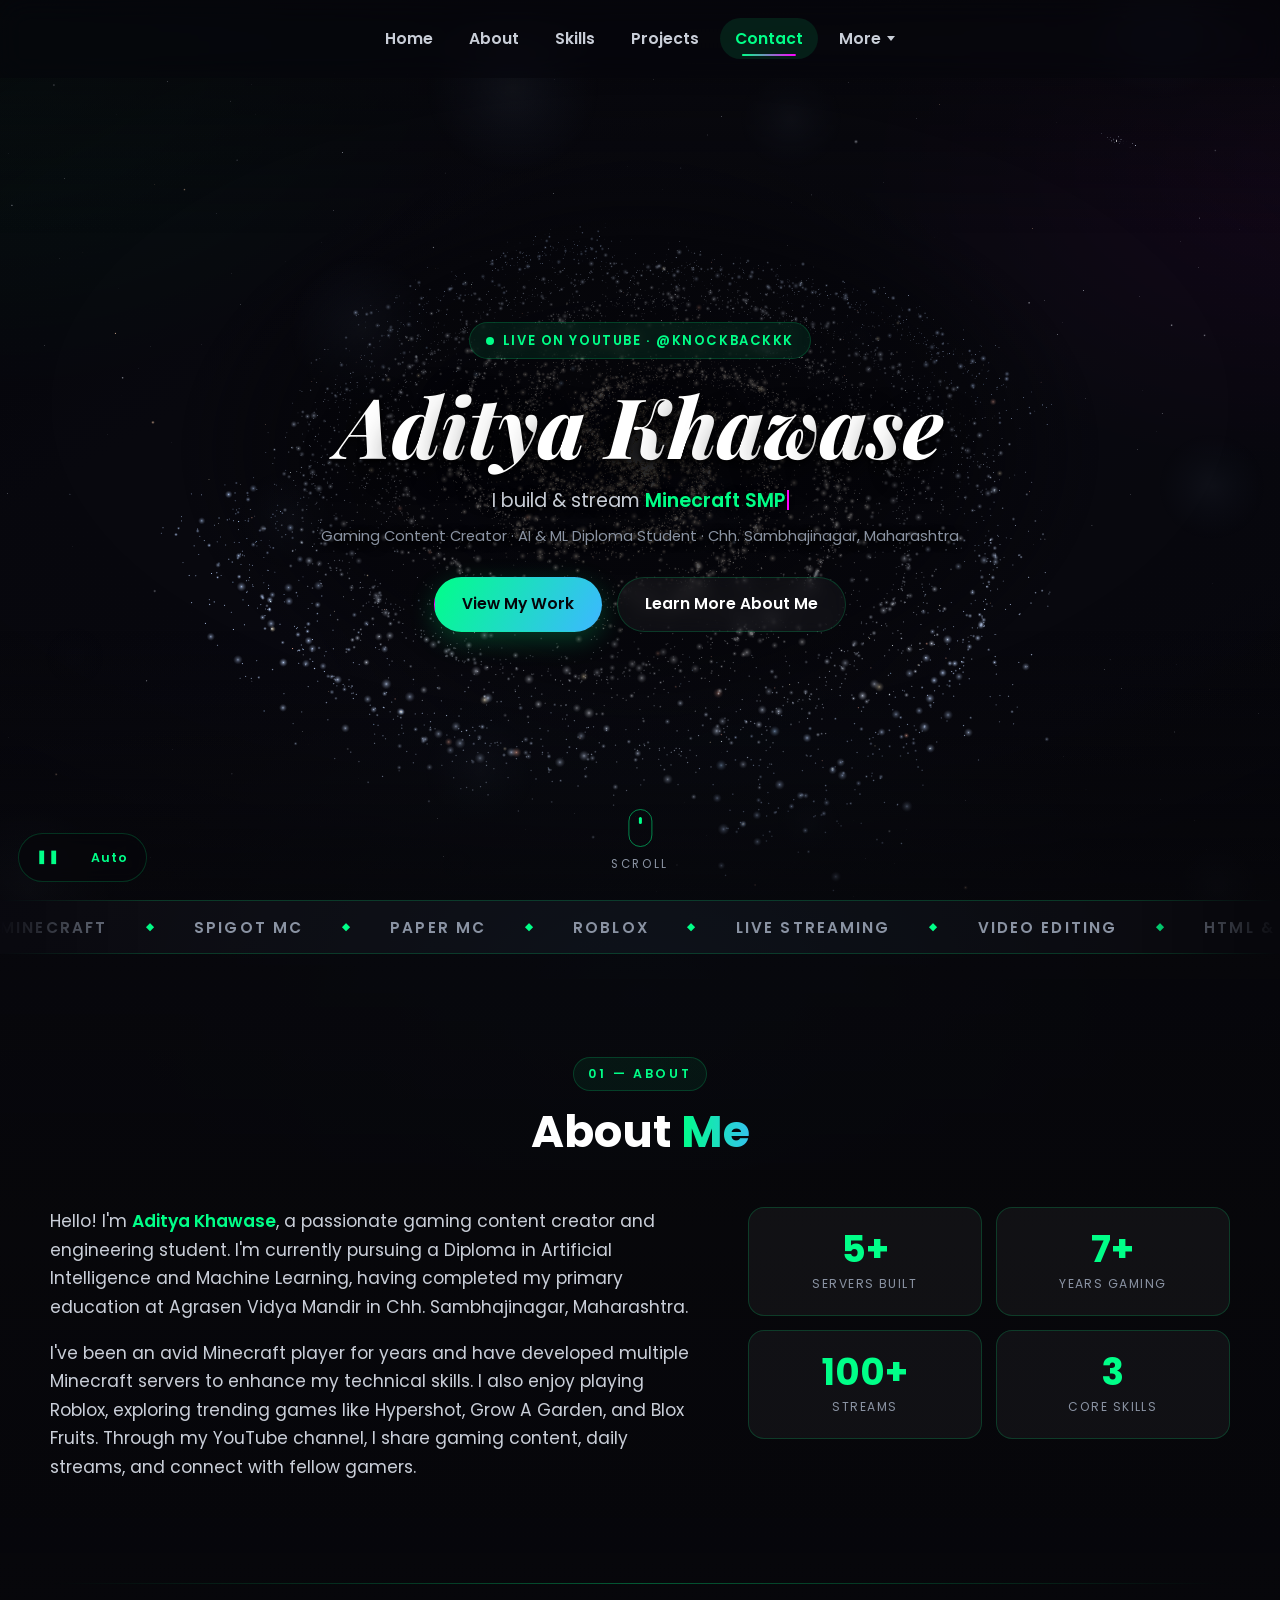
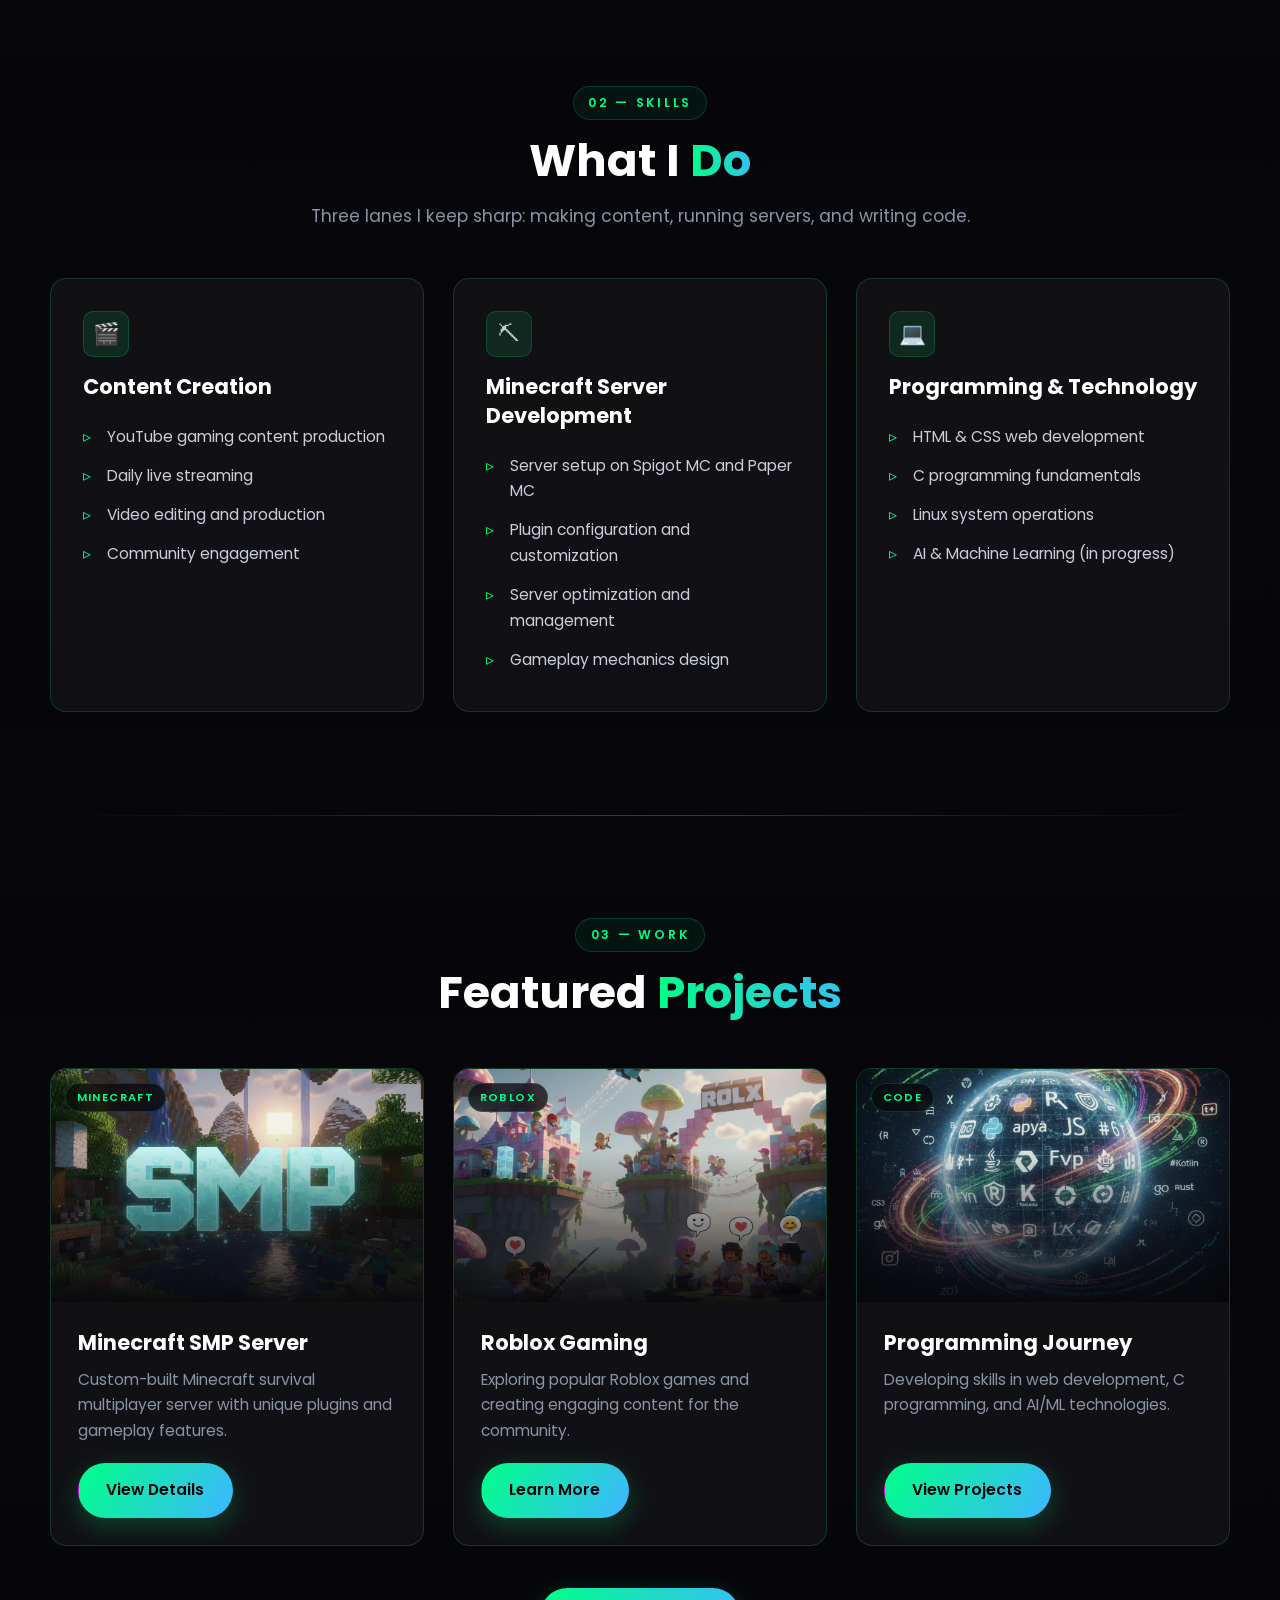
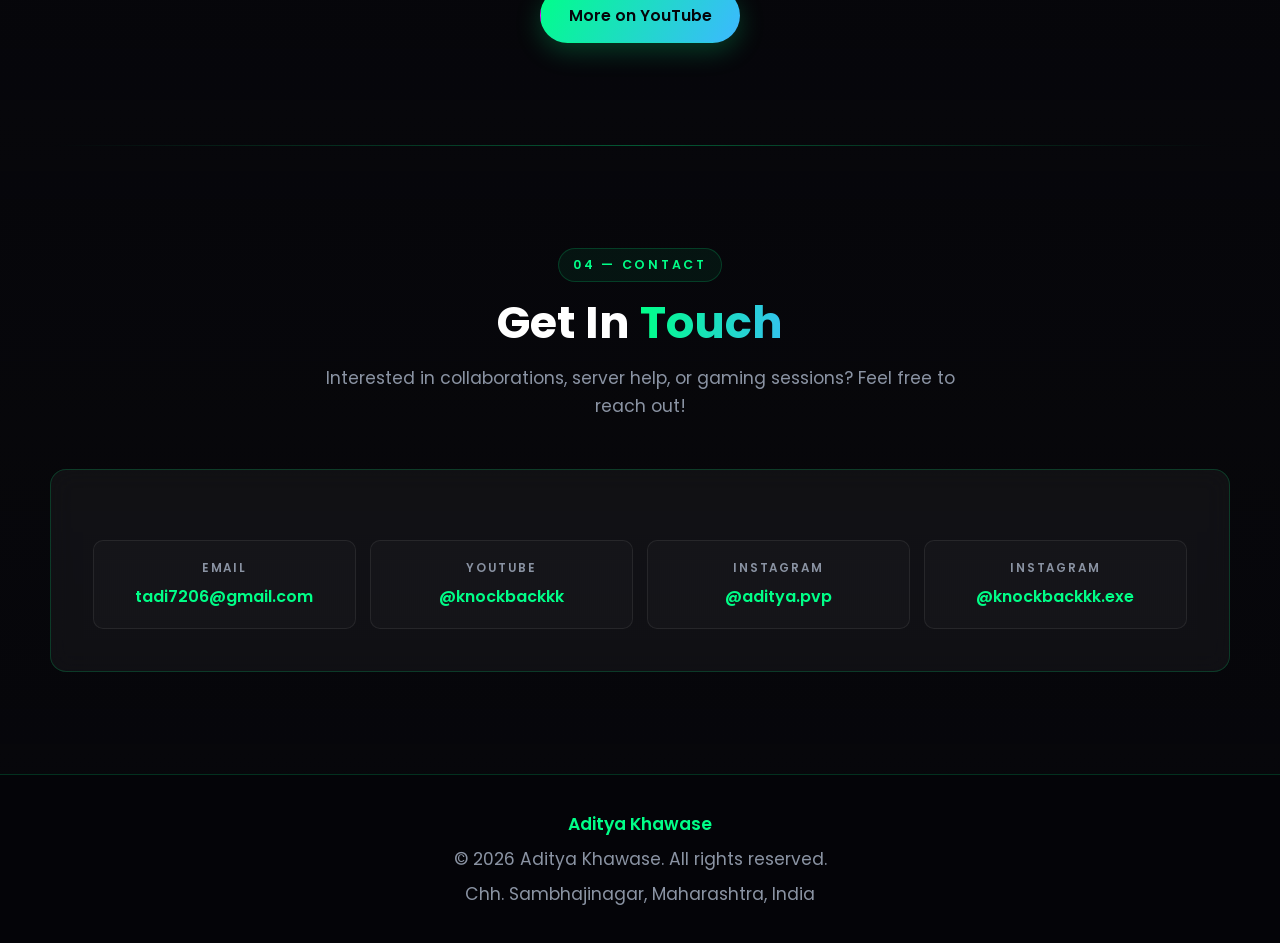
<file: index.html>
<!DOCTYPE html>
<html lang="en">
<head>
    <meta charset="UTF-8">
    <meta name="viewport" content="width=device-width, initial-scale=1.0, maximum-scale=5.0, user-scalable=yes">
    <meta name="description" content="Aditya Khawase - Gaming Content Creator, Diploma Engineering Student specializing in AI &amp; ML, Minecraft Server Developer">
    <meta name="keywords" content="Aditya Khawase, Gaming, Minecraft, Content Creator, AI, Machine Learning, Programming">
    <meta name="author" content="Aditya Khawase">
    <meta name="theme-color" content="#00ff88">
    <meta name="apple-mobile-web-app-capable" content="yes">
    <meta name="apple-mobile-web-app-status-bar-style" content="black-translucent">
    <meta property="og:title" content="Aditya Khawase | Gaming Content Creator &amp; Developer">
    <meta property="og:description" content="Gaming content creator, Minecraft server developer and AI &amp; ML student from Chh. Sambhajinagar.">
    <meta property="og:type" content="website">
    <title>Aditya Khawase | Gaming Content Creator &amp; Developer</title>
    <link rel="preconnect" href="https://fonts.googleapis.com">
    <link rel="preconnect" href="https://fonts.gstatic.com" crossorigin>
    <link href="https://fonts.googleapis.com/css2?family=Playfair+Display:ital,wght@1,700;1,800&amp;family=Poppins:wght@400;500;600;700&amp;display=swap" rel="stylesheet">
    <link rel="stylesheet" href="css/styles.css">
    <script>
        /* Runs before main.js purely to say "the galaxy module is loading,
           don't start the old 2D constellation yet". The module reports
           back with a galaxy:ready event; if it never does, main.js
           revives the constellation after a short timeout. */
        document.documentElement.dataset.galaxy = 'pending';
    </script>
    <script src="js/main.js" defer></script>
    <script type="module" src="js/galaxy/index.js"></script>
</head>
<body>

    <!-- 3D galaxy background (WebGL, falls back to a 2D starfield) -->
    <canvas id="galaxy-canvas" aria-hidden="true"></canvas>
    <div class="galaxy-vignette" aria-hidden="true"></div>

    <!-- Preloader -->
    <div id="preloader">
        <div class="loader-mark">Aditya Khawase</div>
        <div class="loader-bar"><span></span></div>
        <div class="loader-status">Initializing universe&hellip;</div>
    </div>

    <!-- Scroll progress -->
    <div id="scroll-progress"></div>

    <!-- Navigation -->
    <nav>
        <button class="nav-toggle" aria-label="Toggle menu" aria-expanded="false">
            <span></span><span></span><span></span>
        </button>
        <ul>
            <li><a href="#hero">Home</a></li>
            <li><a href="#about">About</a></li>
            <li><a href="#skills">Skills</a></li>
            <li><a href="#projects">Projects</a></li>
            <li><a href="#contact">Contact</a></li>
            <li class="has-submenu">
                <button class="submenu-toggle" aria-expanded="false" aria-haspopup="true">More</button>
                <ul class="submenu">
                    <li><a href="car-game.html"><span class="submenu-icon" aria-hidden="true">🏎️</span>3D Car Game</a></li>
                </ul>
            </li>
        </ul>
    </nav>

    <!-- Hero -->
    <section id="hero">
        <div class="hero-slider" aria-hidden="true">
            <div class="hero-slide"></div>
            <div class="hero-slide"></div>
            <div class="hero-slide"></div>
            <div class="hero-slide"></div>
            <div class="hero-slide"></div>
            <div class="hero-slide"></div>
            <div class="hero-slide"></div>
            <div class="hero-slide"></div>
            <div class="hero-slide"></div>
            <div class="hero-slide"></div>
            <div class="hero-slide"></div>
            <div class="hero-slide"></div>
            <div class="hero-slide"></div>
            <div class="hero-slide"></div>
        </div>

        <canvas id="hero-particles" aria-hidden="true"></canvas>

        <div class="hero-inner">
            <span class="hero-badge">
                <i class="pulse-dot" aria-hidden="true"></i> Live on YouTube &middot; @knockbackkk
            </span>

            <h1 data-split>Aditya Khawase</h1>

            <p class="hero-tagline">
                I build &amp; stream <span id="typed" data-words='["Minecraft SMP servers","daily gaming streams","YouTube content","AI &amp; ML projects","web experiences"]'></span><span class="caret" aria-hidden="true"></span>
            </p>

            <p class="hero-location">Gaming Content Creator &middot; AI &amp; ML Diploma Student &middot; Chh. Sambhajinagar, Maharashtra</p>

            <div class="hero-actions">
                <a href="#projects" class="btn">View My Work</a>
                <a href="#about" class="btn-ghost">Learn More About Me</a>
            </div>
        </div>

        <p class="galaxy-hint" aria-hidden="true">Drag to orbit &middot; Click to ripple</p>

        <a href="#about" class="scroll-cue" aria-label="Scroll down">
            <span class="mouse" aria-hidden="true"></span>
            Scroll
        </a>
    </section>

    <!-- Marquee ribbon -->
    <div class="marquee" aria-hidden="true">
        <div class="marquee-track">
            <span>Minecraft</span>
            <span>Spigot MC</span>
            <span>Paper MC</span>
            <span>Roblox</span>
            <span>Live Streaming</span>
            <span>Video Editing</span>
            <span>HTML &amp; CSS</span>
            <span>C Programming</span>
            <span>Linux</span>
            <span>AI &amp; ML</span>
        </div>
    </div>

    <!-- About -->
    <section id="about">
        <div class="container">
            <div class="section-head" data-reveal>
                <span class="eyebrow">01 &mdash; About</span>
                <h2>About <span class="grad">Me</span></h2>
            </div>

            <div class="about-grid">
                <div class="about-copy" data-reveal="left">
                    <p>Hello! I'm <strong>Aditya Khawase</strong>, a passionate gaming content creator and engineering student. I'm currently pursuing a Diploma in Artificial Intelligence and Machine Learning, having completed my primary education at Agrasen Vidya Mandir in Chh. Sambhajinagar, Maharashtra.</p>
                    <p>I've been an avid Minecraft player for years and have developed multiple Minecraft servers to enhance my technical skills. I also enjoy playing Roblox, exploring trending games like Hypershot, Grow A Garden, and Blox Fruits. Through my YouTube channel, I share gaming content, daily streams, and connect with fellow gamers.</p>
                </div>

                <div class="stat-grid" data-reveal="right">
                    <div class="stat" data-reveal="zoom">
                        <b data-count="5" data-suffix="+">0</b>
                        <small>Servers Built</small>
                    </div>
                    <div class="stat" data-reveal="zoom">
                        <b data-count="7" data-suffix="+">0</b>
                        <small>Years Gaming</small>
                    </div>
                    <div class="stat" data-reveal="zoom">
                        <b data-count="100" data-suffix="+">0</b>
                        <small>Streams</small>
                    </div>
                    <div class="stat" data-reveal="zoom">
                        <b data-count="3" data-suffix="">0</b>
                        <small>Core Skills</small>
                    </div>
                </div>
            </div>
        </div>
    </section>

    <hr class="section-rule">

    <!-- Skills -->
    <section id="skills">
        <div class="container">
            <div class="section-head" data-reveal>
                <span class="eyebrow">02 &mdash; Skills</span>
                <h2>What I <span class="grad">Do</span></h2>
                <p class="lead">Three lanes I keep sharp: making content, running servers, and writing code.</p>
            </div>

            <div class="skills-grid">
                <div class="skill-item" data-reveal>
                    <span class="card-icon" aria-hidden="true">&#127916;</span>
                    <h3>Content Creation</h3>
                    <ul>
                        <li>YouTube gaming content production</li>
                        <li>Daily live streaming</li>
                        <li>Video editing and production</li>
                        <li>Community engagement</li>
                    </ul>
                </div>

                <div class="skill-item" data-reveal>
                    <span class="card-icon" aria-hidden="true">&#9935;</span>
                    <h3>Minecraft Server Development</h3>
                    <ul>
                        <li>Server setup on Spigot MC and Paper MC</li>
                        <li>Plugin configuration and customization</li>
                        <li>Server optimization and management</li>
                        <li>Gameplay mechanics design</li>
                    </ul>
                </div>

                <div class="skill-item" data-reveal>
                    <span class="card-icon" aria-hidden="true">&#128187;</span>
                    <h3>Programming &amp; Technology</h3>
                    <ul>
                        <li>HTML &amp; CSS web development</li>
                        <li>C programming fundamentals</li>
                        <li>Linux system operations</li>
                        <li>AI &amp; Machine Learning (in progress)</li>
                    </ul>
                </div>
            </div>
        </div>
    </section>

    <hr class="section-rule">

    <!-- Projects -->
    <section id="projects">
        <div class="container">
            <div class="section-head" data-reveal>
                <span class="eyebrow">03 &mdash; Work</span>
                <h2>Featured <span class="grad">Projects</span></h2>
            </div>

            <div class="projects-grid">
                <article class="project-item" data-reveal>
                    <div class="project-media">
                        <span class="project-tag">Minecraft</span>
                        <img src="assets/images/smp.png" alt="Minecraft SMP Server" loading="lazy">
                    </div>
                    <div class="project-body">
                        <h3>Minecraft SMP Server</h3>
                        <p>Custom-built Minecraft survival multiplayer server with unique plugins and gameplay features.</p>
                        <a href="mcserverM.html" class="btn">View Details</a>
                    </div>
                </article>

                <article class="project-item" data-reveal>
                    <div class="project-media">
                        <span class="project-tag">Roblox</span>
                        <img src="assets/images/rblx.png" alt="Roblox Gaming" loading="lazy">
                    </div>
                    <div class="project-body">
                        <h3>Roblox Gaming</h3>
                        <p>Exploring popular Roblox games and creating engaging content for the community.</p>
                        <a href="rblxM.html" class="btn">Learn More</a>
                    </div>
                </article>

                <article class="project-item" data-reveal>
                    <div class="project-media">
                        <span class="project-tag">Code</span>
                        <img src="assets/images/plg.png" alt="Programming Projects" loading="lazy">
                    </div>
                    <div class="project-body">
                        <h3>Programming Journey</h3>
                        <p>Developing skills in web development, C programming, and AI/ML technologies.</p>
                        <a href="ytM.html" class="btn">View Projects</a>
                    </div>
                </article>
            </div>

            <div class="projects-cta" data-reveal>
                <a href="https://youtube.com/@knockbackkk" target="_blank" rel="noopener noreferrer" class="btn">More on YouTube</a>
            </div>
        </div>
    </section>

    <hr class="section-rule">

    <!-- Contact -->
    <section id="contact">
        <div class="container">
            <div class="section-head" data-reveal>
                <span class="eyebrow">04 &mdash; Contact</span>
                <h2>Get In <span class="grad">Touch</span></h2>
                <p class="lead">Interested in collaborations, server help, or gaming sessions? Feel free to reach out!</p>
            </div>

            <div class="contact-card" data-reveal="zoom">
                <div class="contact-info">
                    <div class="contact-row" data-reveal>
                        <strong>Email</strong>
                        <a href="mailto:tadi7206@gmail.com" class="contact-link">tadi7206@gmail.com</a>
                    </div>
                    <div class="contact-row" data-reveal>
                        <strong>YouTube</strong>
                        <a href="https://youtube.com/@knockbackkk" target="_blank" rel="noopener noreferrer" class="contact-link">@knockbackkk</a>
                    </div>
                    <div class="contact-row" data-reveal>
                        <strong>Instagram</strong>
                        <a href="https://instagram.com/aditya.pvp" target="_blank" rel="noopener noreferrer" class="contact-link">@aditya.pvp</a>
                    </div>
                    <div class="contact-row" data-reveal>
                        <strong>Instagram</strong>
                        <a href="https://instagram.com/knockbackkk.exe" target="_blank" rel="noopener noreferrer" class="contact-link">@knockbackkk.exe</a>
                    </div>
                </div>
            </div>
        </div>
    </section>

    <footer>
        <p class="sig">Aditya Khawase</p>
        <p>&copy; 2026 Aditya Khawase. All rights reserved.</p>
        <p>Chh. Sambhajinagar, Maharashtra, India</p>
    </footer>

    <button id="to-top" aria-label="Back to top">&#8593;</button>

</body>
</html>
</file>
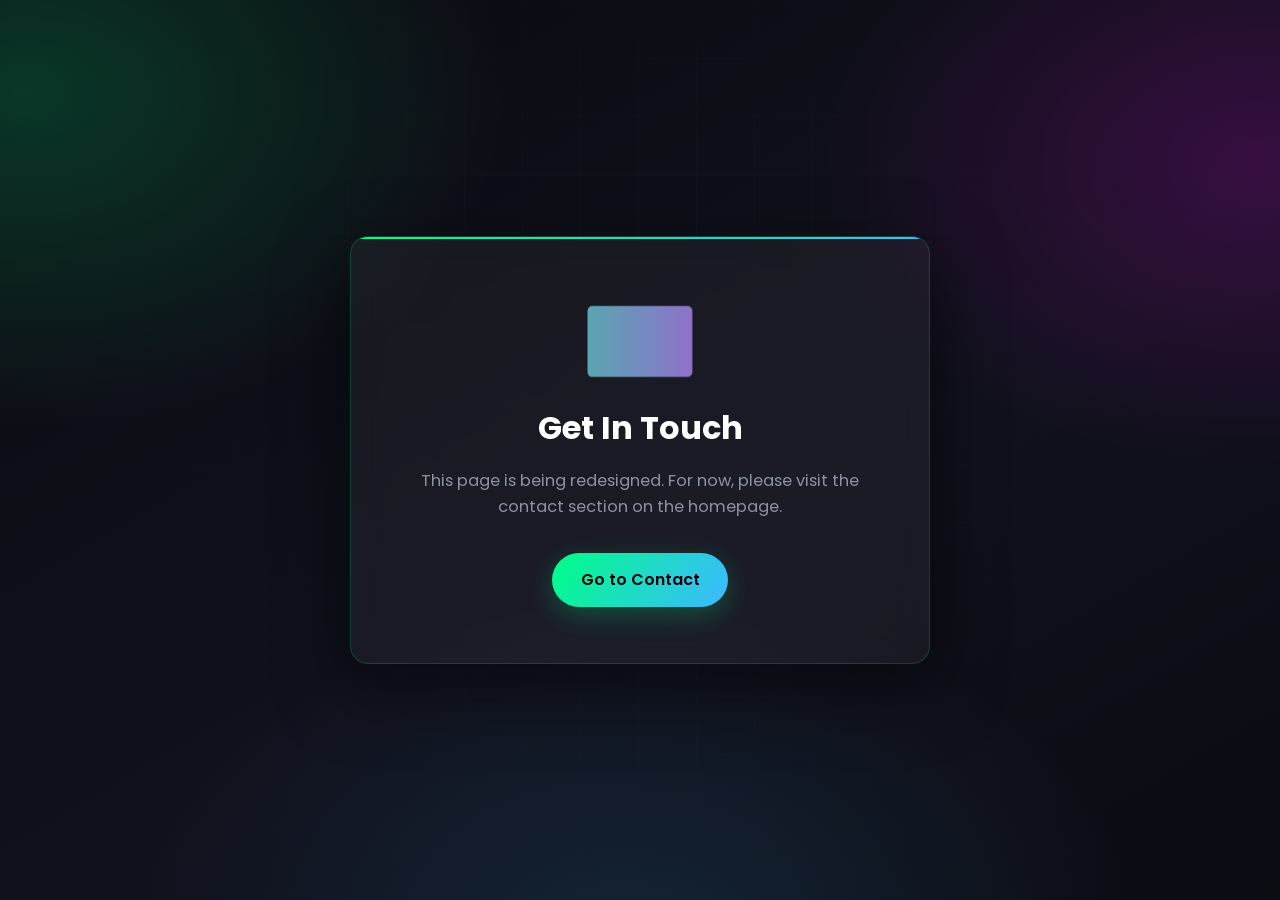
<file: getintouc.html>
<!DOCTYPE html>
<html lang="en">
<head>
    <meta charset="UTF-8">
    <meta name="viewport" content="width=device-width, initial-scale=1.0">
    <meta name="description" content="Contact Aditya Khawase">
    <meta name="theme-color" content="#00ff88">
    <title>Get In Touch | Aditya Khawase</title>
    <link rel="preconnect" href="https://fonts.googleapis.com">
    <link rel="preconnect" href="https://fonts.gstatic.com" crossorigin>
    <link href="https://fonts.googleapis.com/css2?family=Poppins:wght@400;600;800&display=swap" rel="stylesheet">
    <link rel="stylesheet" href="css/maintenance.css">
</head>
<body>
    <div class="maintenance-container">
        <div class="error-code">📧</div>
        <h1>Get In Touch</h1>
        <p>This page is being redesigned. For now, please visit the contact section on the homepage.</p>
        <a href="index.html#contact" class="btn-home">Go to Contact</a>
    </div>
</body>
</html>
</file>
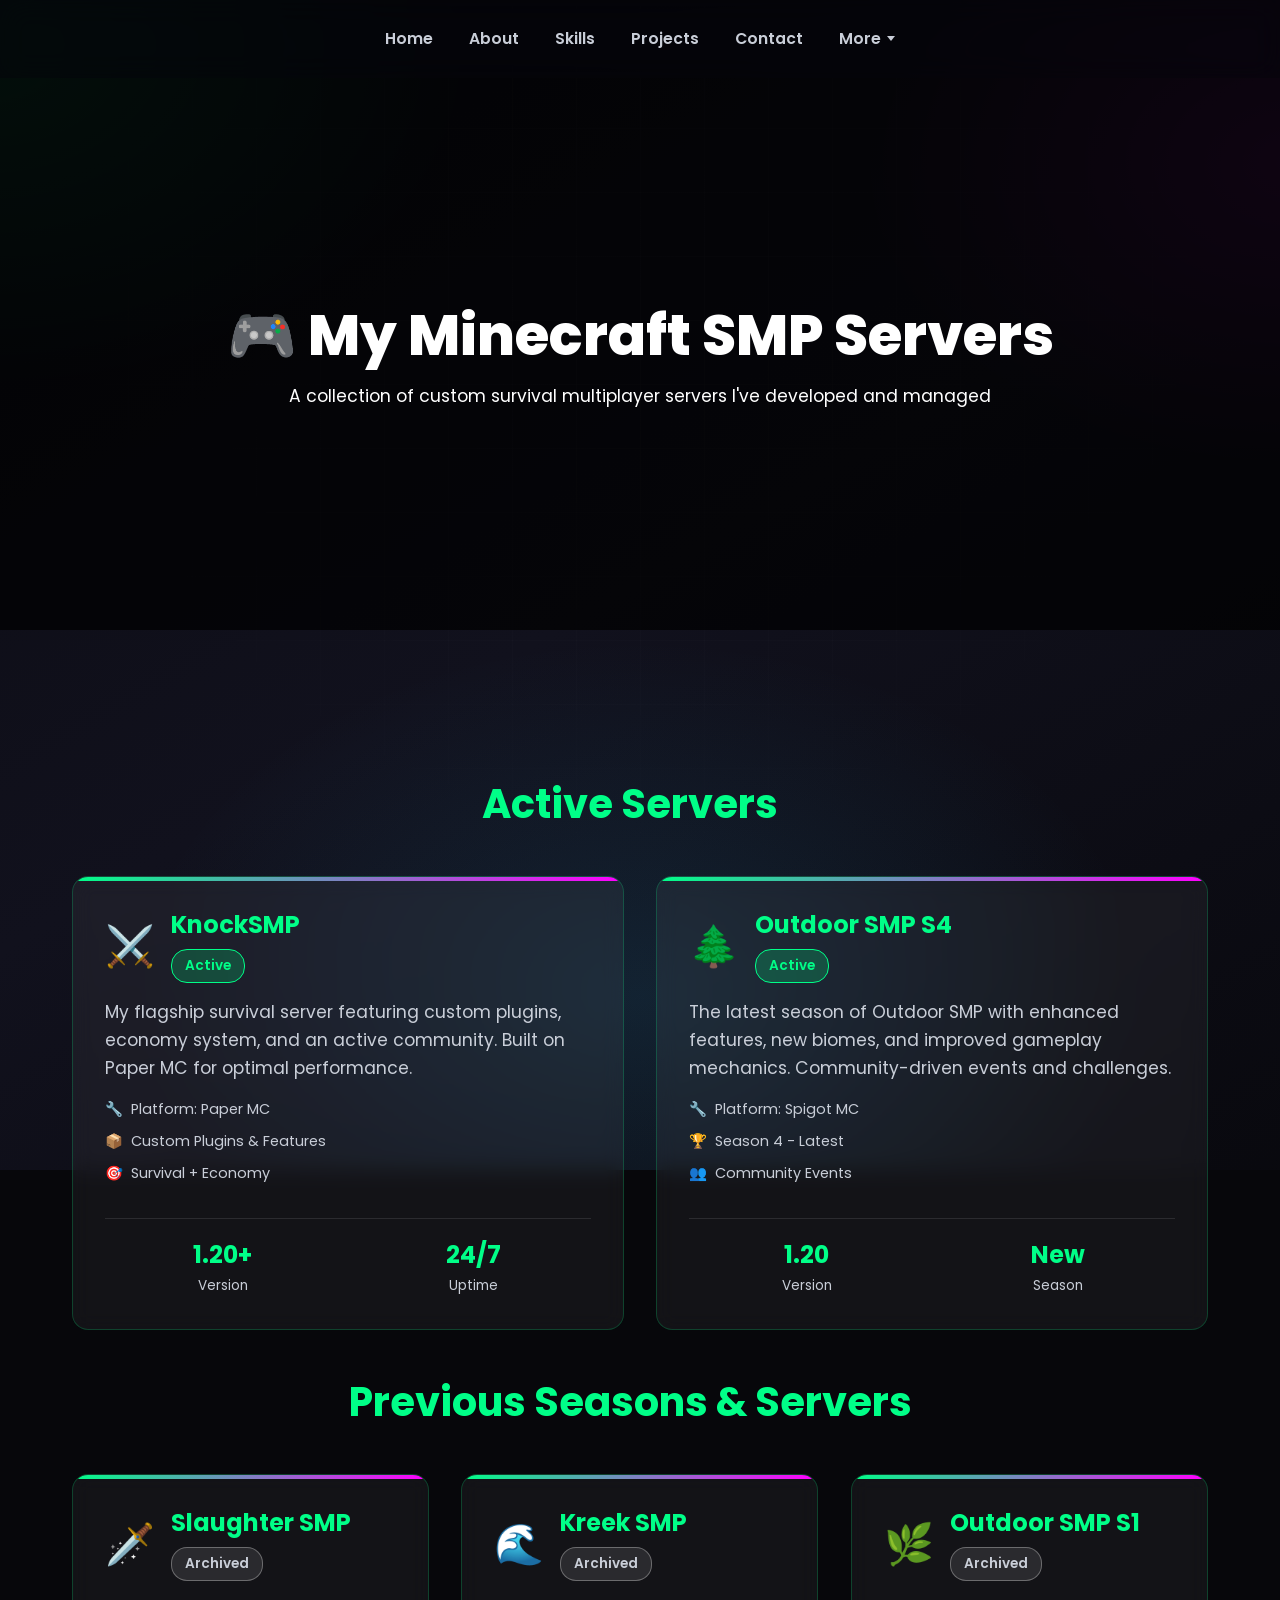
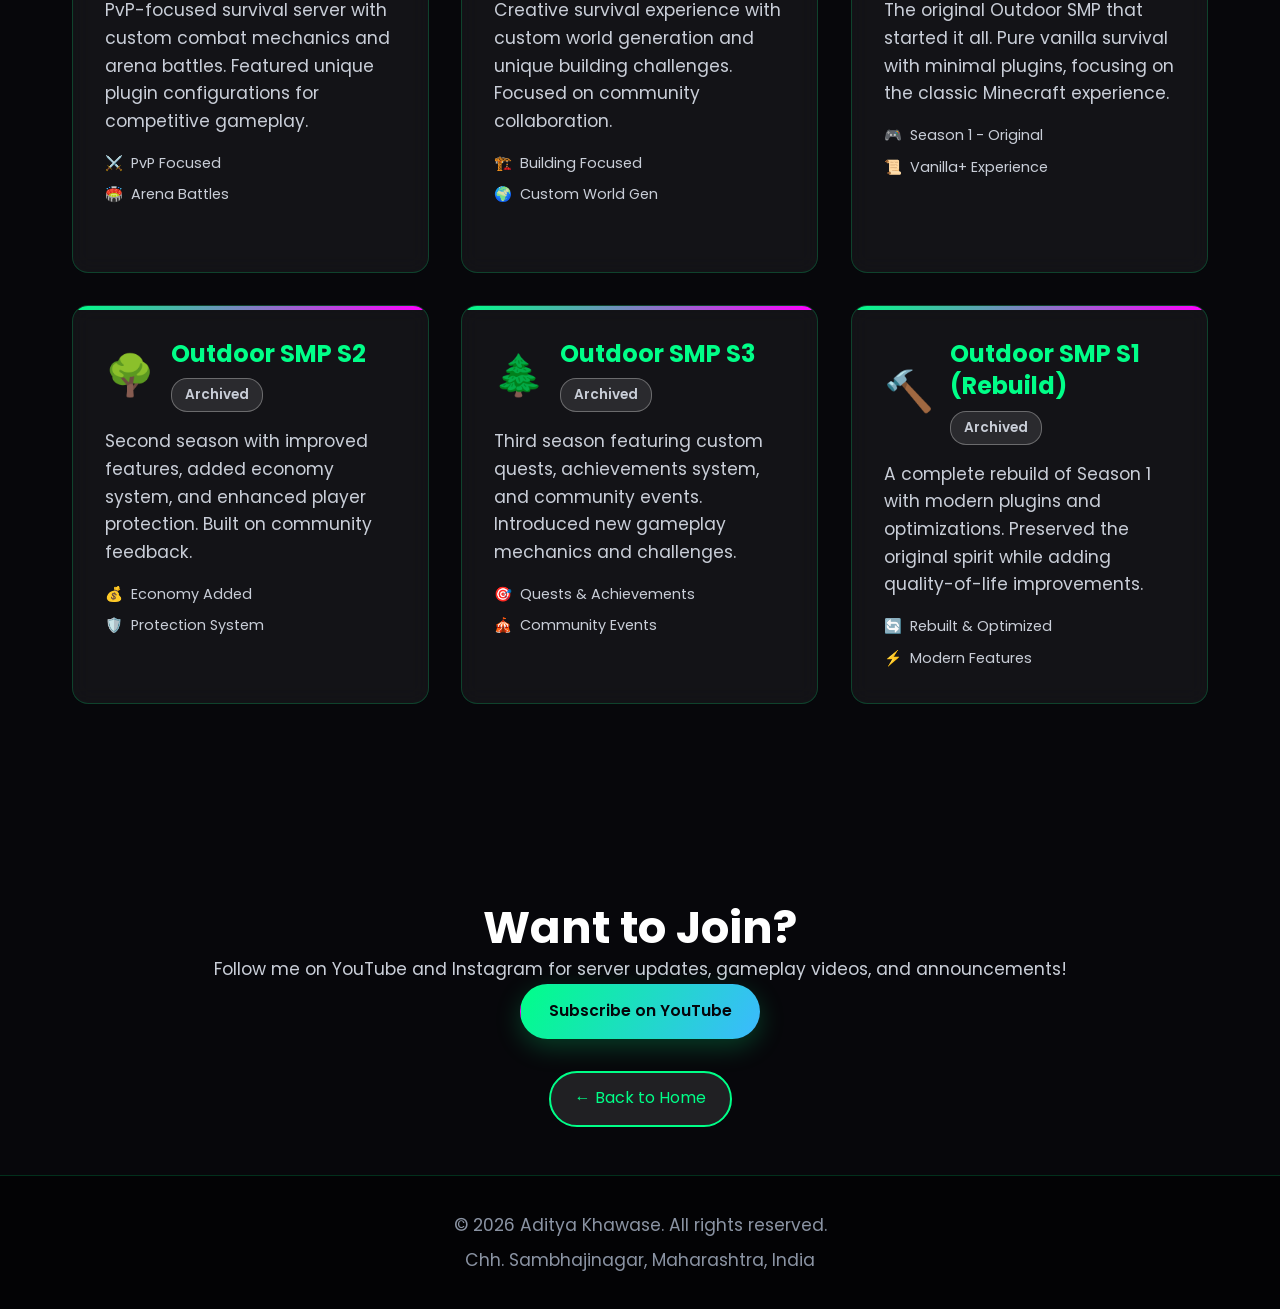
<file: mcserverM.html>
<!DOCTYPE html>
<html lang="en">
<head>
    <meta charset="UTF-8">
    <meta name="viewport" content="width=device-width, initial-scale=1.0, maximum-scale=5.0, user-scalable=yes">
    <meta name="description" content="Minecraft SMP Servers by Aditya Khawase - Custom survival multiplayer experiences">
    <meta name="keywords" content="Minecraft, SMP, Server, Survival, Multiplayer, Gaming">
    <meta name="author" content="Aditya Khawase">
    <meta name="theme-color" content="#00ff88">
    <title>Minecraft SMP Servers | Aditya Khawase</title>
    <link rel="preconnect" href="https://fonts.googleapis.com">
    <link rel="preconnect" href="https://fonts.gstatic.com" crossorigin>
    <link href="https://fonts.googleapis.com/css2?family=Playfair+Display:ital,wght@1,700;1,800&family=Poppins:wght@400;600&display=swap" rel="stylesheet">
    <link rel="stylesheet" href="css/styles.css">
    <script src="js/main.js" defer></script>
    <style>
        .server-hero {
            background: linear-gradient(rgba(0, 0, 0, 0.7), rgba(0, 0, 0, 0.7)),
                        url('https://images.unsplash.com/photo-1580327344181-c1163234e5a0?w=1920') no-repeat center/cover;
            min-height: 70vh;
            display: flex;
            flex-direction: column;
            justify-content: center;
            align-items: center;
            text-align: center;
            padding: 8rem 2rem 3rem;
            color: white;
            margin-top: 0;
        }

        .server-hero h1 {
            font-family: 'Poppins', sans-serif;
            font-size: 3.5rem;
            font-style: normal;
            margin-bottom: 1rem;
        }

        .servers-grid {
            display: grid;
            grid-template-columns: repeat(auto-fit, minmax(320px, 1fr));
            gap: 2rem;
            margin: 3rem auto;
            max-width: 1400px;
            padding: 0 2rem;
        }

        .server-card {
            background: rgba(255, 255, 255, 0.05);
            backdrop-filter: blur(10px);
            -webkit-backdrop-filter: blur(10px);
            padding: 2rem;
            border-radius: var(--radius-card);
            border: 1px solid rgba(0, 255, 136, 0.2);
            transition: all 0.3s;
            display: flex;
            flex-direction: column;
            gap: 1rem;
            position: relative;
            overflow: hidden;
        }

        .server-card::before {
            content: '';
            position: absolute;
            top: 0;
            left: 0;
            width: 100%;
            height: 4px;
            background: linear-gradient(90deg, var(--primary-color), var(--secondary-color));
        }

        .server-card:hover {
            transform: translateY(-10px);
            border-color: var(--primary-color);
            box-shadow: 0 15px 40px rgba(0, 255, 136, 0.3);
        }

        .server-header {
            display: flex;
            align-items: center;
            gap: 1rem;
        }

        .server-icon {
            font-size: 2.5rem;
            flex-shrink: 0;
        }

        .server-title {
            flex: 1;
        }

        .server-title h3 {
            margin: 0;
            font-size: 1.5rem;
            color: var(--primary-color);
        }

        .server-status {
            display: inline-block;
            padding: 0.3rem 0.8rem;
            border-radius: var(--radius-card);
            font-size: 0.85rem;
            font-weight: 600;
            margin-top: 0.5rem;
        }

        .status-active {
            background: rgba(0, 255, 136, 0.2);
            color: var(--primary-color);
            border: 1px solid var(--primary-color);
        }

        .status-archived {
            background: rgba(255, 255, 255, 0.1);
            color: var(--text-light);
            border: 1px solid rgba(255, 255, 255, 0.3);
        }

        .server-description {
            color: var(--text-light);
            line-height: 1.6;
        }

        .server-details {
            display: flex;
            flex-direction: column;
            gap: 0.5rem;
            font-size: 0.9rem;
        }

        .detail-item {
            display: flex;
            align-items: center;
            gap: 0.5rem;
        }

        .detail-icon {
            color: var(--primary-color);
        }

        .server-stats {
            display: grid;
            grid-template-columns: repeat(2, 1fr);
            gap: 1rem;
            margin-top: 1rem;
            padding-top: 1rem;
            border-top: 1px solid rgba(255, 255, 255, 0.1);
        }

        .stat-item {
            text-align: center;
        }

        .stat-value {
            font-size: 1.5rem;
            font-weight: bold;
            color: var(--primary-color);
        }

        .stat-label {
            font-size: 0.85rem;
            color: var(--text-light);
        }

        .back-btn {
            display: inline-block;
            padding: 0.8rem 1.5rem;
            background: rgba(255, 255, 255, 0.1);
            color: var(--primary-color);
            text-decoration: none;
            border-radius: var(--radius-pill);
            border: 2px solid var(--primary-color);
            transition: all 0.3s;
            margin-top: 2rem;
        }

        .back-btn:hover {
            background: var(--primary-color);
            color: var(--dark-bg);
        }

        .section-title {
            text-align: center;
            margin: 3rem 0 2rem;
            font-size: 2.5rem;
            color: var(--primary-color);
        }

        @media (max-width: 768px) {
            .server-hero {
                min-height: 50vh;
                padding: 6rem 1rem 2rem;
                margin-top: 50px;
            }

            .server-hero h1 {
                font-size: 2rem;
                line-height: 1.2;
            }

            .server-hero p {
                font-size: 0.95rem;
            }

            .servers-grid {
                grid-template-columns: 1fr;
                padding: 0 1rem;
                gap: 1.5rem;
            }

            .server-stats {
                grid-template-columns: 1fr;
                gap: 0.5rem;
            }

            .server-card {
                padding: 1.5rem;
            }

            .server-header {
                flex-direction: row;
                align-items: center;
                gap: 1rem;
            }

            .server-icon {
                font-size: 2rem;
            }

            .section-title {
                font-size: 1.8rem;
                padding: 0 1rem;
            }

            section {
                padding: 2rem 0;
            }
        }

        @media (max-width: 480px) {
            .server-hero {
                padding: 5rem 1rem 2rem;
                min-height: 45vh;
            }

            .server-hero h1 {
                font-size: 1.6rem;
            }

            .server-hero p {
                font-size: 0.9rem;
            }

            nav {
                padding: 0.5rem 0;
            }

            nav ul {
                gap: 0.2rem;
                padding: 0 0.5rem;
            }

            nav li {
                margin: 0;
            }

            nav a {
                font-size: 0.75rem;
                padding: 0.4rem 0.6rem;
            }

            .server-title h3 {
                font-size: 1.2rem;
            }

            .server-badge {
                font-size: 0.75rem;
                padding: 0.2rem 0.6rem;
            }

            .server-description {
                font-size: 0.9rem;
            }

            .stat-value {
                font-size: 1.2rem;
            }

            .stat-label {
                font-size: 0.75rem;
            }

            .server-details {
                font-size: 0.85rem;
            }

            .detail-item {
                font-size: 0.85rem;
            }

            .section-title {
                font-size: 1.5rem;
            }
        }
    </style>
</head>
<body>
    <div id="scroll-progress"></div>
    <nav>
        <button class="nav-toggle" aria-label="Toggle menu" aria-expanded="false"><span></span><span></span><span></span></button>
        <ul>
            <li><a href="index.html">Home</a></li>
            <li><a href="index.html#about">About</a></li>
            <li><a href="index.html#skills">Skills</a></li>
            <li><a href="index.html#projects">Projects</a></li>
            <li><a href="index.html#contact">Contact</a></li>
            <li class="has-submenu">
                <button class="submenu-toggle" aria-expanded="false" aria-haspopup="true">More</button>
                <ul class="submenu">
                    <li><a href="car-game.html"><span class="submenu-icon" aria-hidden="true">🏎️</span>3D Car Game</a></li>
                </ul>
            </li>
        </ul>
    </nav>

    <div class="server-hero">
        <h1>🎮 My Minecraft SMP Servers</h1>
        <p>A collection of custom survival multiplayer servers I've developed and managed</p>
    </div>

    <section>
        <h2 class="section-title" data-reveal>Active Servers</h2>
        <div class="servers-grid">
            <div class="server-card" data-reveal>
                <div class="server-header">
                    <div class="server-icon">⚔️</div>
                    <div class="server-title">
                        <h3>KnockSMP</h3>
                        <span class="server-status status-active">Active</span>
                    </div>
                </div>
                <p class="server-description">
                    My flagship survival server featuring custom plugins, economy system, and an active community. Built on Paper MC for optimal performance.
                </p>
                <div class="server-details">
                    <div class="detail-item">
                        <span class="detail-icon">🔧</span>
                        <span>Platform: Paper MC</span>
                    </div>
                    <div class="detail-item">
                        <span class="detail-icon">📦</span>
                        <span>Custom Plugins & Features</span>
                    </div>
                    <div class="detail-item">
                        <span class="detail-icon">🎯</span>
                        <span>Survival + Economy</span>
                    </div>
                </div>
                <div class="server-stats">
                    <div class="stat-item" data-reveal>
                        <div class="stat-value">1.20+</div>
                        <div class="stat-label">Version</div>
                    </div>
                    <div class="stat-item" data-reveal>
                        <div class="stat-value">24/7</div>
                        <div class="stat-label">Uptime</div>
                    </div>
                </div>
            </div>

            <div class="server-card" data-reveal>
                <div class="server-header">
                    <div class="server-icon">🌲</div>
                    <div class="server-title">
                        <h3>Outdoor SMP S4</h3>
                        <span class="server-status status-active">Active</span>
                    </div>
                </div>
                <p class="server-description">
                    The latest season of Outdoor SMP with enhanced features, new biomes, and improved gameplay mechanics. Community-driven events and challenges.
                </p>
                <div class="server-details">
                    <div class="detail-item">
                        <span class="detail-icon">🔧</span>
                        <span>Platform: Spigot MC</span>
                    </div>
                    <div class="detail-item">
                        <span class="detail-icon">🏆</span>
                        <span>Season 4 - Latest</span>
                    </div>
                    <div class="detail-item">
                        <span class="detail-icon">👥</span>
                        <span>Community Events</span>
                    </div>
                </div>
                <div class="server-stats">
                    <div class="stat-item" data-reveal>
                        <div class="stat-value">1.20</div>
                        <div class="stat-label">Version</div>
                    </div>
                    <div class="stat-item" data-reveal>
                        <div class="stat-value">New</div>
                        <div class="stat-label">Season</div>
                    </div>
                </div>
            </div>
        </div>

        <h2 class="section-title" data-reveal>Previous Seasons & Servers</h2>
        <div class="servers-grid">
            <div class="server-card" data-reveal>
                <div class="server-header">
                    <div class="server-icon">🗡️</div>
                    <div class="server-title">
                        <h3>Slaughter SMP</h3>
                        <span class="server-status status-archived">Archived</span>
                    </div>
                </div>
                <p class="server-description">
                    PvP-focused survival server with custom combat mechanics and arena battles. Featured unique plugin configurations for competitive gameplay.
                </p>
                <div class="server-details">
                    <div class="detail-item">
                        <span class="detail-icon">⚔️</span>
                        <span>PvP Focused</span>
                    </div>
                    <div class="detail-item">
                        <span class="detail-icon">🏟️</span>
                        <span>Arena Battles</span>
                    </div>
                </div>
            </div>

            <div class="server-card" data-reveal>
                <div class="server-header">
                    <div class="server-icon">🌊</div>
                    <div class="server-title">
                        <h3>Kreek SMP</h3>
                        <span class="server-status status-archived">Archived</span>
                    </div>
                </div>
                <p class="server-description">
                    Creative survival experience with custom world generation and unique building challenges. Focused on community collaboration.
                </p>
                <div class="server-details">
                    <div class="detail-item">
                        <span class="detail-icon">🏗️</span>
                        <span>Building Focused</span>
                    </div>
                    <div class="detail-item">
                        <span class="detail-icon">🌍</span>
                        <span>Custom World Gen</span>
                    </div>
                </div>
            </div>

            <div class="server-card" data-reveal>
                <div class="server-header">
                    <div class="server-icon">🌿</div>
                    <div class="server-title">
                        <h3>Outdoor SMP S1</h3>
                        <span class="server-status status-archived">Archived</span>
                    </div>
                </div>
                <p class="server-description">
                    The original Outdoor SMP that started it all. Pure vanilla survival with minimal plugins, focusing on the classic Minecraft experience.
                </p>
                <div class="server-details">
                    <div class="detail-item">
                        <span class="detail-icon">🎮</span>
                        <span>Season 1 - Original</span>
                    </div>
                    <div class="detail-item">
                        <span class="detail-icon">📜</span>
                        <span>Vanilla+ Experience</span>
                    </div>
                </div>
            </div>

            <div class="server-card" data-reveal>
                <div class="server-header">
                    <div class="server-icon">🌳</div>
                    <div class="server-title">
                        <h3>Outdoor SMP S2</h3>
                        <span class="server-status status-archived">Archived</span>
                    </div>
                </div>
                <p class="server-description">
                    Second season with improved features, added economy system, and enhanced player protection. Built on community feedback.
                </p>
                <div class="server-details">
                    <div class="detail-item">
                        <span class="detail-icon">💰</span>
                        <span>Economy Added</span>
                    </div>
                    <div class="detail-item">
                        <span class="detail-icon">🛡️</span>
                        <span>Protection System</span>
                    </div>
                </div>
            </div>

            <div class="server-card" data-reveal>
                <div class="server-header">
                    <div class="server-icon">🌲</div>
                    <div class="server-title">
                        <h3>Outdoor SMP S3</h3>
                        <span class="server-status status-archived">Archived</span>
                    </div>
                </div>
                <p class="server-description">
                    Third season featuring custom quests, achievements system, and community events. Introduced new gameplay mechanics and challenges.
                </p>
                <div class="server-details">
                    <div class="detail-item">
                        <span class="detail-icon">🎯</span>
                        <span>Quests & Achievements</span>
                    </div>
                    <div class="detail-item">
                        <span class="detail-icon">🎪</span>
                        <span>Community Events</span>
                    </div>
                </div>
            </div>

            <div class="server-card" data-reveal>
                <div class="server-header">
                    <div class="server-icon">🔨</div>
                    <div class="server-title">
                        <h3>Outdoor SMP S1 (Rebuild)</h3>
                        <span class="server-status status-archived">Archived</span>
                    </div>
                </div>
                <p class="server-description">
                    A complete rebuild of Season 1 with modern plugins and optimizations. Preserved the original spirit while adding quality-of-life improvements.
                </p>
                <div class="server-details">
                    <div class="detail-item">
                        <span class="detail-icon">🔄</span>
                        <span>Rebuilt & Optimized</span>
                    </div>
                    <div class="detail-item">
                        <span class="detail-icon">⚡</span>
                        <span>Modern Features</span>
                    </div>
                </div>
            </div>
        </div>
    </section>

    <section style="text-align: center; padding: 3rem 2rem;">
        <h2>Want to Join?</h2>
        <p>Follow me on YouTube and Instagram for server updates, gameplay videos, and announcements!</p>
        <a href="https://youtube.com/@knockbackkk" class="btn" target="_blank" rel="noopener noreferrer">Subscribe on YouTube</a>
        <br>
        <a href="index.html" class="back-btn">← Back to Home</a>
    </section>

    <footer>
        <p>&copy; 2026 Aditya Khawase. All rights reserved.</p>
        <p>Chh. Sambhajinagar, Maharashtra, India</p>
    </footer>
    <button id="to-top" aria-label="Back to top">&#8593;</button>
</body>
</html>
</file>
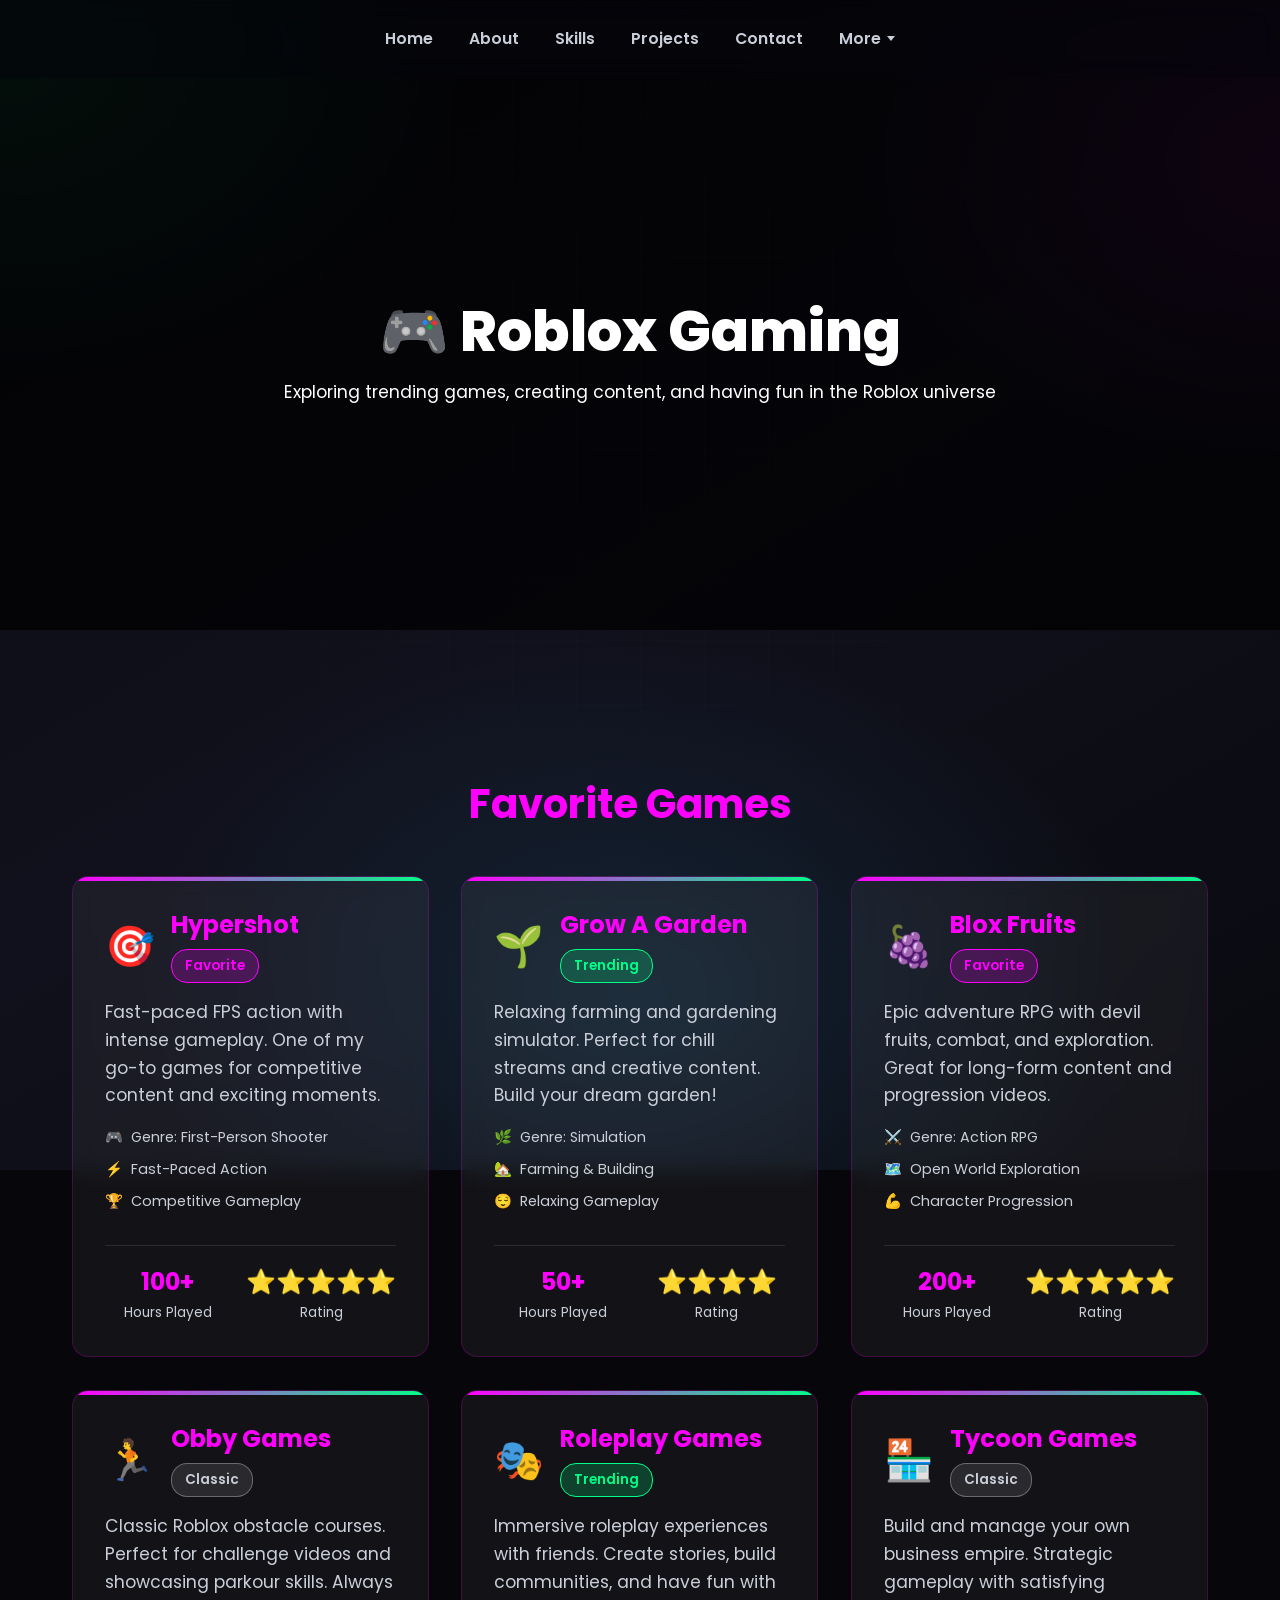
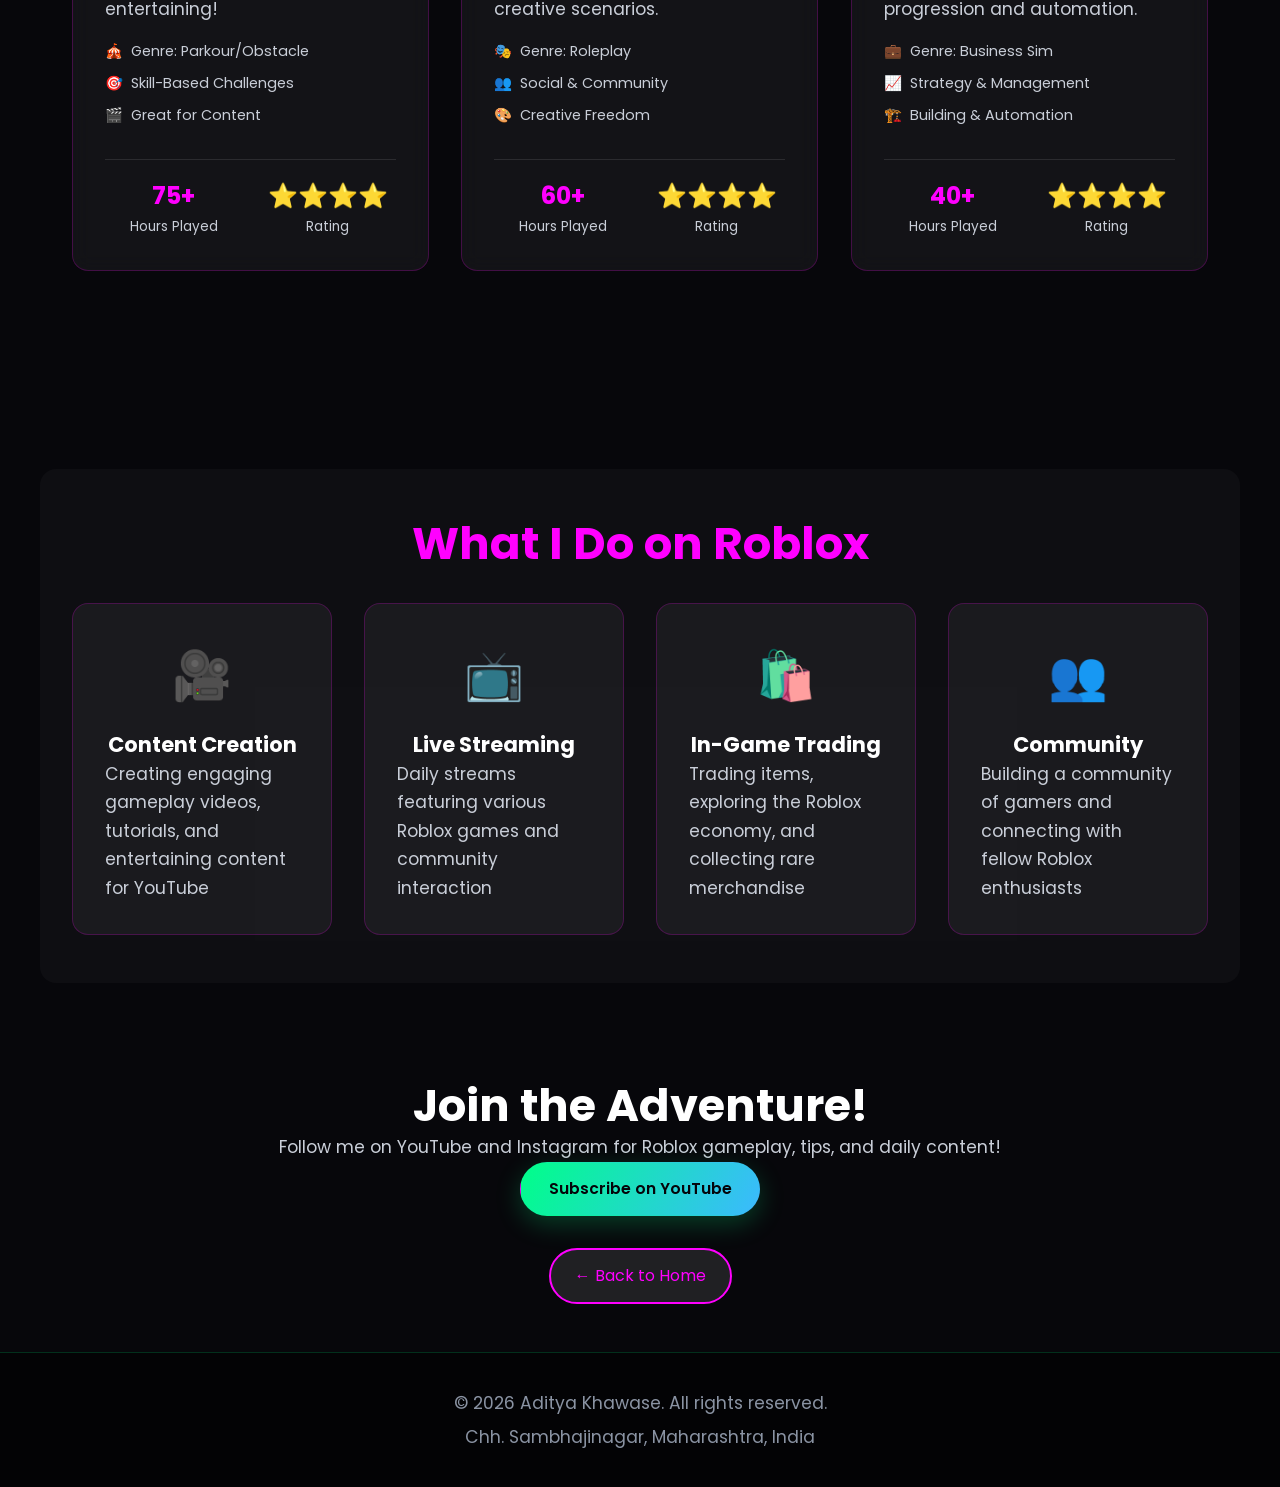
<file: rblxM.html>
<!DOCTYPE html>
<html lang="en">
<head>
    <meta charset="UTF-8">
    <meta name="viewport" content="width=device-width, initial-scale=1.0, maximum-scale=5.0, user-scalable=yes">
    <meta name="description" content="Roblox Gaming by Aditya Khawase - Gameplay, content creation, and favorite games">
    <meta name="keywords" content="Roblox, Gaming, Content Creator, Hypershot, Blox Fruits, Grow A Garden">
    <meta name="author" content="Aditya Khawase">
    <meta name="theme-color" content="#00ff88">
    <title>Roblox Gaming | Aditya Khawase</title>
    <link rel="preconnect" href="https://fonts.googleapis.com">
    <link rel="preconnect" href="https://fonts.gstatic.com" crossorigin>
    <link href="https://fonts.googleapis.com/css2?family=Playfair+Display:ital,wght@1,700;1,800&family=Poppins:wght@400;600&display=swap" rel="stylesheet">
    <link rel="stylesheet" href="css/styles.css">
    <script src="js/main.js" defer></script>
    <style>
        .roblox-hero {
            background: linear-gradient(rgba(0, 0, 0, 0.7), rgba(0, 0, 0, 0.7)),
                        url('https://images.unsplash.com/photo-1538481199705-c710c4e965fc?w=1920') no-repeat center/cover;
            min-height: 70vh;
            display: flex;
            flex-direction: column;
            justify-content: center;
            align-items: center;
            text-align: center;
            padding: 8rem 2rem 3rem;
            color: white;
            margin-top: 0;
        }

        .roblox-hero h1 {
            font-family: 'Poppins', sans-serif;
            font-size: 3.5rem;
            font-style: normal;
            margin-bottom: 1rem;
        }

        .games-grid {
            display: grid;
            grid-template-columns: repeat(auto-fit, minmax(320px, 1fr));
            gap: 2rem;
            margin: 3rem auto;
            max-width: 1400px;
            padding: 0 2rem;
        }

        .game-card {
            background: rgba(255, 255, 255, 0.05);
            backdrop-filter: blur(10px);
            -webkit-backdrop-filter: blur(10px);
            padding: 2rem;
            border-radius: var(--radius-card);
            border: 1px solid rgba(255, 0, 255, 0.2);
            transition: all 0.3s;
            display: flex;
            flex-direction: column;
            gap: 1rem;
            position: relative;
            overflow: hidden;
        }

        .game-card::before {
            content: '';
            position: absolute;
            top: 0;
            left: 0;
            width: 100%;
            height: 4px;
            background: linear-gradient(90deg, var(--secondary-color), var(--primary-color));
        }

        .game-card:hover {
            transform: translateY(-10px);
            border-color: var(--secondary-color);
            box-shadow: 0 15px 40px rgba(255, 0, 255, 0.3);
        }

        .game-header {
            display: flex;
            align-items: center;
            gap: 1rem;
        }

        .game-icon {
            font-size: 2.5rem;
            flex-shrink: 0;
        }

        .game-title {
            flex: 1;
        }

        .game-title h3 {
            margin: 0;
            font-size: 1.5rem;
            color: var(--secondary-color);
        }

        .game-badge {
            display: inline-block;
            padding: 0.3rem 0.8rem;
            border-radius: var(--radius-card);
            font-size: 0.85rem;
            font-weight: 600;
            margin-top: 0.5rem;
        }

        .badge-favorite {
            background: rgba(255, 0, 255, 0.2);
            color: var(--secondary-color);
            border: 1px solid var(--secondary-color);
        }

        .badge-trending {
            background: rgba(0, 255, 136, 0.2);
            color: var(--primary-color);
            border: 1px solid var(--primary-color);
        }

        .badge-classic {
            background: rgba(255, 255, 255, 0.1);
            color: var(--text-light);
            border: 1px solid rgba(255, 255, 255, 0.3);
        }

        .game-description {
            color: var(--text-light);
            line-height: 1.6;
        }

        .game-details {
            display: flex;
            flex-direction: column;
            gap: 0.5rem;
            font-size: 0.9rem;
        }

        .detail-item {
            display: flex;
            align-items: center;
            gap: 0.5rem;
        }

        .detail-icon {
            color: var(--secondary-color);
        }

        .game-stats {
            display: grid;
            grid-template-columns: repeat(2, 1fr);
            gap: 1rem;
            margin-top: 1rem;
            padding-top: 1rem;
            border-top: 1px solid rgba(255, 255, 255, 0.1);
        }

        .stat-item {
            text-align: center;
        }

        .stat-value {
            font-size: 1.5rem;
            font-weight: bold;
            color: var(--secondary-color);
        }

        .stat-label {
            font-size: 0.85rem;
            color: var(--text-light);
        }

        .content-section {
            background: rgba(255, 255, 255, 0.03);
            padding: 3rem 2rem;
            border-radius: var(--radius-card);
            margin: 3rem auto;
            max-width: 1200px;
        }

        .content-grid {
            display: grid;
            grid-template-columns: repeat(auto-fit, minmax(250px, 1fr));
            gap: 2rem;
            margin-top: 2rem;
        }

        .content-card {
            background: rgba(255, 255, 255, 0.05);
            padding: 2rem;
            border-radius: var(--radius-card);
            border: 1px solid rgba(255, 0, 255, 0.2);
            transition: all 0.3s;
            text-align: center;
        }

        .content-card:hover {
            transform: translateY(-5px);
            border-color: var(--secondary-color);
            box-shadow: 0 10px 30px rgba(255, 0, 255, 0.3);
        }

        .content-icon {
            font-size: 3rem;
            margin-bottom: 1rem;
        }

        .back-btn {
            display: inline-block;
            padding: 0.8rem 1.5rem;
            background: rgba(255, 255, 255, 0.1);
            color: var(--secondary-color);
            text-decoration: none;
            border-radius: var(--radius-pill);
            border: 2px solid var(--secondary-color);
            transition: all 0.3s;
            margin-top: 2rem;
        }

        .back-btn:hover {
            background: var(--secondary-color);
            color: var(--dark-bg);
        }

        .section-title {
            text-align: center;
            margin: 3rem 0 2rem;
            font-size: 2.5rem;
            color: var(--secondary-color);
        }

        @media (max-width: 768px) {
            .roblox-hero {
                min-height: 50vh;
                padding: 6rem 1rem 2rem;
                margin-top: 50px;
            }

            .roblox-hero h1 {
                font-size: 2rem;
                line-height: 1.2;
            }

            .roblox-hero p {
                font-size: 0.95rem;
            }

            .games-grid {
                grid-template-columns: 1fr;
                padding: 0 1rem;
                gap: 1.5rem;
            }

            .game-stats {
                grid-template-columns: 1fr;
                gap: 0.5rem;
            }

            .content-grid {
                grid-template-columns: 1fr;
                gap: 1.5rem;
            }

            .game-card {
                padding: 1.5rem;
            }

            .game-header {
                flex-direction: row;
                align-items: center;
                gap: 1rem;
            }

            .game-icon {
                font-size: 2rem;
            }

            .section-title {
                font-size: 1.8rem;
                padding: 0 1rem;
            }

            .content-section {
                padding: 2rem 1rem;
            }

            section {
                padding: 2rem 0;
            }
        }

        @media (max-width: 480px) {
            .roblox-hero {
                padding: 5rem 1rem 2rem;
                min-height: 45vh;
            }

            .roblox-hero h1 {
                font-size: 1.6rem;
            }

            .roblox-hero p {
                font-size: 0.9rem;
            }

            nav {
                padding: 0.5rem 0;
            }

            nav ul {
                gap: 0.2rem;
                padding: 0 0.5rem;
            }

            nav li {
                margin: 0;
            }

            nav a {
                font-size: 0.75rem;
                padding: 0.4rem 0.6rem;
            }

            .game-title h3 {
                font-size: 1.2rem;
            }

            .game-badge {
                font-size: 0.75rem;
                padding: 0.2rem 0.6rem;
            }

            .game-description {
                font-size: 0.9rem;
            }

            .stat-value {
                font-size: 1.2rem;
            }

            .stat-label {
                font-size: 0.75rem;
            }

            .content-icon {
                font-size: 2.5rem;
            }

            .content-card h3 {
                font-size: 1.1rem;
            }

            .content-card p {
                font-size: 0.9rem;
            }

            .detail-item {
                font-size: 0.85rem;
            }

            .section-title {
                font-size: 1.5rem;
            }
        }
    </style>
</head>
<body>
    <div id="scroll-progress"></div>
    <nav>
        <button class="nav-toggle" aria-label="Toggle menu" aria-expanded="false"><span></span><span></span><span></span></button>
        <ul>
            <li><a href="index.html">Home</a></li>
            <li><a href="index.html#about">About</a></li>
            <li><a href="index.html#skills">Skills</a></li>
            <li><a href="index.html#projects">Projects</a></li>
            <li><a href="index.html#contact">Contact</a></li>
            <li class="has-submenu">
                <button class="submenu-toggle" aria-expanded="false" aria-haspopup="true">More</button>
                <ul class="submenu">
                    <li><a href="car-game.html"><span class="submenu-icon" aria-hidden="true">🏎️</span>3D Car Game</a></li>
                </ul>
            </li>
        </ul>
    </nav>

    <div class="roblox-hero">
        <h1>🎮 Roblox Gaming</h1>
        <p>Exploring trending games, creating content, and having fun in the Roblox universe</p>
    </div>

    <section>
        <h2 class="section-title" data-reveal>Favorite Games</h2>
        <div class="games-grid">
            <div class="game-card" data-reveal>
                <div class="game-header">
                    <div class="game-icon">🎯</div>
                    <div class="game-title">
                        <h3>Hypershot</h3>
                        <span class="game-badge badge-favorite">Favorite</span>
                    </div>
                </div>
                <p class="game-description">
                    Fast-paced FPS action with intense gameplay. One of my go-to games for competitive content and exciting moments.
                </p>
                <div class="game-details">
                    <div class="detail-item">
                        <span class="detail-icon">🎮</span>
                        <span>Genre: First-Person Shooter</span>
                    </div>
                    <div class="detail-item">
                        <span class="detail-icon">⚡</span>
                        <span>Fast-Paced Action</span>
                    </div>
                    <div class="detail-item">
                        <span class="detail-icon">🏆</span>
                        <span>Competitive Gameplay</span>
                    </div>
                </div>
                <div class="game-stats">
                    <div class="stat-item" data-reveal>
                        <div class="stat-value">100+</div>
                        <div class="stat-label">Hours Played</div>
                    </div>
                    <div class="stat-item" data-reveal>
                        <div class="stat-value">⭐⭐⭐⭐⭐</div>
                        <div class="stat-label">Rating</div>
                    </div>
                </div>
            </div>

            <div class="game-card" data-reveal>
                <div class="game-header">
                    <div class="game-icon">🌱</div>
                    <div class="game-title">
                        <h3>Grow A Garden</h3>
                        <span class="game-badge badge-trending">Trending</span>
                    </div>
                </div>
                <p class="game-description">
                    Relaxing farming and gardening simulator. Perfect for chill streams and creative content. Build your dream garden!
                </p>
                <div class="game-details">
                    <div class="detail-item">
                        <span class="detail-icon">🌿</span>
                        <span>Genre: Simulation</span>
                    </div>
                    <div class="detail-item">
                        <span class="detail-icon">🏡</span>
                        <span>Farming & Building</span>
                    </div>
                    <div class="detail-item">
                        <span class="detail-icon">😌</span>
                        <span>Relaxing Gameplay</span>
                    </div>
                </div>
                <div class="game-stats">
                    <div class="stat-item" data-reveal>
                        <div class="stat-value">50+</div>
                        <div class="stat-label">Hours Played</div>
                    </div>
                    <div class="stat-item" data-reveal>
                        <div class="stat-value">⭐⭐⭐⭐</div>
                        <div class="stat-label">Rating</div>
                    </div>
                </div>
            </div>

            <div class="game-card" data-reveal>
                <div class="game-header">
                    <div class="game-icon">🍇</div>
                    <div class="game-title">
                        <h3>Blox Fruits</h3>
                        <span class="game-badge badge-favorite">Favorite</span>
                    </div>
                </div>
                <p class="game-description">
                    Epic adventure RPG with devil fruits, combat, and exploration. Great for long-form content and progression videos.
                </p>
                <div class="game-details">
                    <div class="detail-item">
                        <span class="detail-icon">⚔️</span>
                        <span>Genre: Action RPG</span>
                    </div>
                    <div class="detail-item">
                        <span class="detail-icon">🗺️</span>
                        <span>Open World Exploration</span>
                    </div>
                    <div class="detail-item">
                        <span class="detail-icon">💪</span>
                        <span>Character Progression</span>
                    </div>
                </div>
                <div class="game-stats">
                    <div class="stat-item" data-reveal>
                        <div class="stat-value">200+</div>
                        <div class="stat-label">Hours Played</div>
                    </div>
                    <div class="stat-item" data-reveal>
                        <div class="stat-value">⭐⭐⭐⭐⭐</div>
                        <div class="stat-label">Rating</div>
                    </div>
                </div>
            </div>

            <div class="game-card" data-reveal>
                <div class="game-header">
                    <div class="game-icon">🏃</div>
                    <div class="game-title">
                        <h3>Obby Games</h3>
                        <span class="game-badge badge-classic">Classic</span>
                    </div>
                </div>
                <p class="game-description">
                    Classic Roblox obstacle courses. Perfect for challenge videos and showcasing parkour skills. Always entertaining!
                </p>
                <div class="game-details">
                    <div class="detail-item">
                        <span class="detail-icon">🎪</span>
                        <span>Genre: Parkour/Obstacle</span>
                    </div>
                    <div class="detail-item">
                        <span class="detail-icon">🎯</span>
                        <span>Skill-Based Challenges</span>
                    </div>
                    <div class="detail-item">
                        <span class="detail-icon">🎬</span>
                        <span>Great for Content</span>
                    </div>
                </div>
                <div class="game-stats">
                    <div class="stat-item" data-reveal>
                        <div class="stat-value">75+</div>
                        <div class="stat-label">Hours Played</div>
                    </div>
                    <div class="stat-item" data-reveal>
                        <div class="stat-value">⭐⭐⭐⭐</div>
                        <div class="stat-label">Rating</div>
                    </div>
                </div>
            </div>

            <div class="game-card" data-reveal>
                <div class="game-header">
                    <div class="game-icon">🎭</div>
                    <div class="game-title">
                        <h3>Roleplay Games</h3>
                        <span class="game-badge badge-trending">Trending</span>
                    </div>
                </div>
                <p class="game-description">
                    Immersive roleplay experiences with friends. Create stories, build communities, and have fun with creative scenarios.
                </p>
                <div class="game-details">
                    <div class="detail-item">
                        <span class="detail-icon">🎭</span>
                        <span>Genre: Roleplay</span>
                    </div>
                    <div class="detail-item">
                        <span class="detail-icon">👥</span>
                        <span>Social & Community</span>
                    </div>
                    <div class="detail-item">
                        <span class="detail-icon">🎨</span>
                        <span>Creative Freedom</span>
                    </div>
                </div>
                <div class="game-stats">
                    <div class="stat-item" data-reveal>
                        <div class="stat-value">60+</div>
                        <div class="stat-label">Hours Played</div>
                    </div>
                    <div class="stat-item" data-reveal>
                        <div class="stat-value">⭐⭐⭐⭐</div>
                        <div class="stat-label">Rating</div>
                    </div>
                </div>
            </div>

            <div class="game-card" data-reveal>
                <div class="game-header">
                    <div class="game-icon">🏪</div>
                    <div class="game-title">
                        <h3>Tycoon Games</h3>
                        <span class="game-badge badge-classic">Classic</span>
                    </div>
                </div>
                <p class="game-description">
                    Build and manage your own business empire. Strategic gameplay with satisfying progression and automation.
                </p>
                <div class="game-details">
                    <div class="detail-item">
                        <span class="detail-icon">💼</span>
                        <span>Genre: Business Sim</span>
                    </div>
                    <div class="detail-item">
                        <span class="detail-icon">📈</span>
                        <span>Strategy & Management</span>
                    </div>
                    <div class="detail-item">
                        <span class="detail-icon">🏗️</span>
                        <span>Building & Automation</span>
                    </div>
                </div>
                <div class="game-stats">
                    <div class="stat-item" data-reveal>
                        <div class="stat-value">40+</div>
                        <div class="stat-label">Hours Played</div>
                    </div>
                    <div class="stat-item" data-reveal>
                        <div class="stat-value">⭐⭐⭐⭐</div>
                        <div class="stat-label">Rating</div>
                    </div>
                </div>
            </div>
        </div>
    </section>

    <section class="content-section">
        <h2 style="text-align: center; color: var(--secondary-color);">What I Do on Roblox</h2>
        <div class="content-grid">
            <div class="content-card" data-reveal>
                <div class="content-icon">🎥</div>
                <h3>Content Creation</h3>
                <p>Creating engaging gameplay videos, tutorials, and entertaining content for YouTube</p>
            </div>
            <div class="content-card" data-reveal>
                <div class="content-icon">📺</div>
                <h3>Live Streaming</h3>
                <p>Daily streams featuring various Roblox games and community interaction</p>
            </div>
            <div class="content-card" data-reveal>
                <div class="content-icon">🛍️</div>
                <h3>In-Game Trading</h3>
                <p>Trading items, exploring the Roblox economy, and collecting rare merchandise</p>
            </div>
            <div class="content-card" data-reveal>
                <div class="content-icon">👥</div>
                <h3>Community</h3>
                <p>Building a community of gamers and connecting with fellow Roblox enthusiasts</p>
            </div>
        </div>
    </section>

    <section style="text-align: center; padding: 3rem 2rem;">
        <h2>Join the Adventure!</h2>
        <p>Follow me on YouTube and Instagram for Roblox gameplay, tips, and daily content!</p>
        <a href="https://youtube.com/@knockbackkk" class="btn" target="_blank" rel="noopener noreferrer">Subscribe on YouTube</a>
        <br>
        <a href="index.html" class="back-btn">← Back to Home</a>
    </section>

    <footer>
        <p>&copy; 2026 Aditya Khawase. All rights reserved.</p>
        <p>Chh. Sambhajinagar, Maharashtra, India</p>
    </footer>
    <button id="to-top" aria-label="Back to top">&#8593;</button>
</body>
</html>
</file>
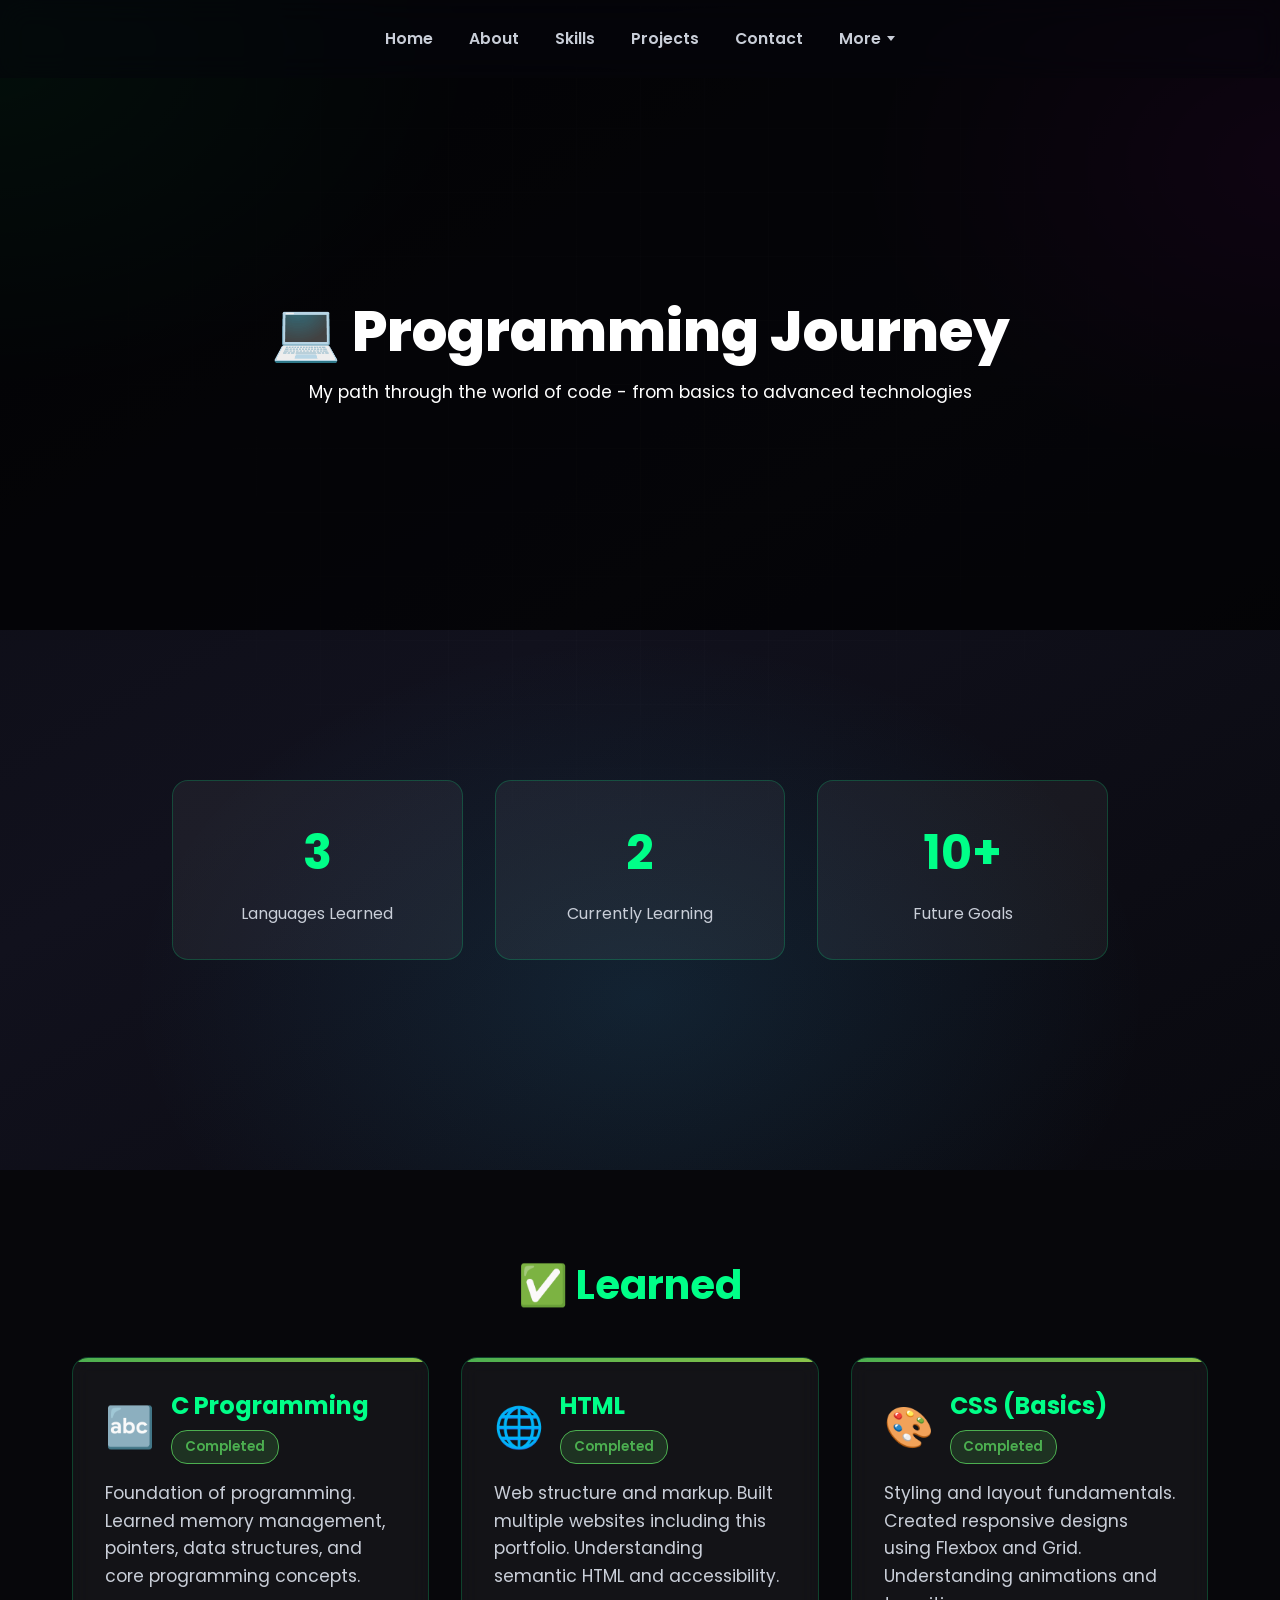
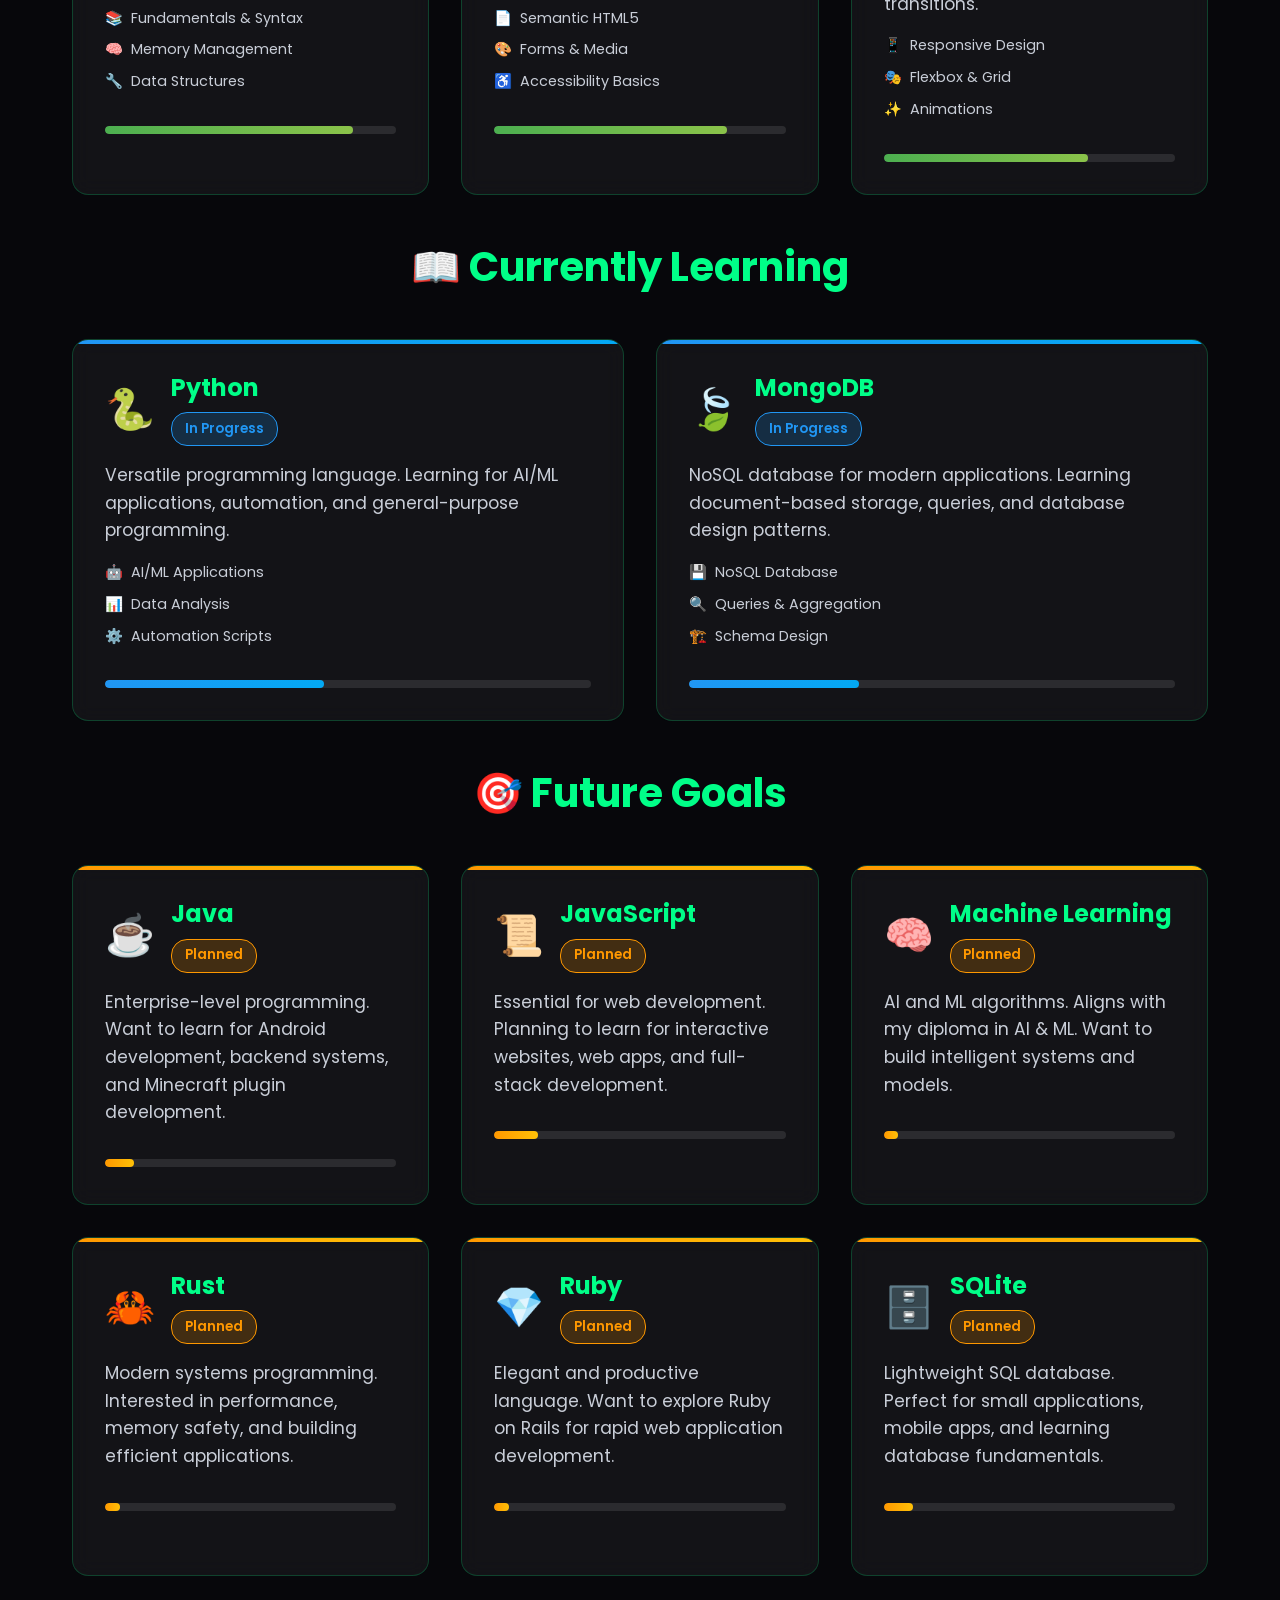
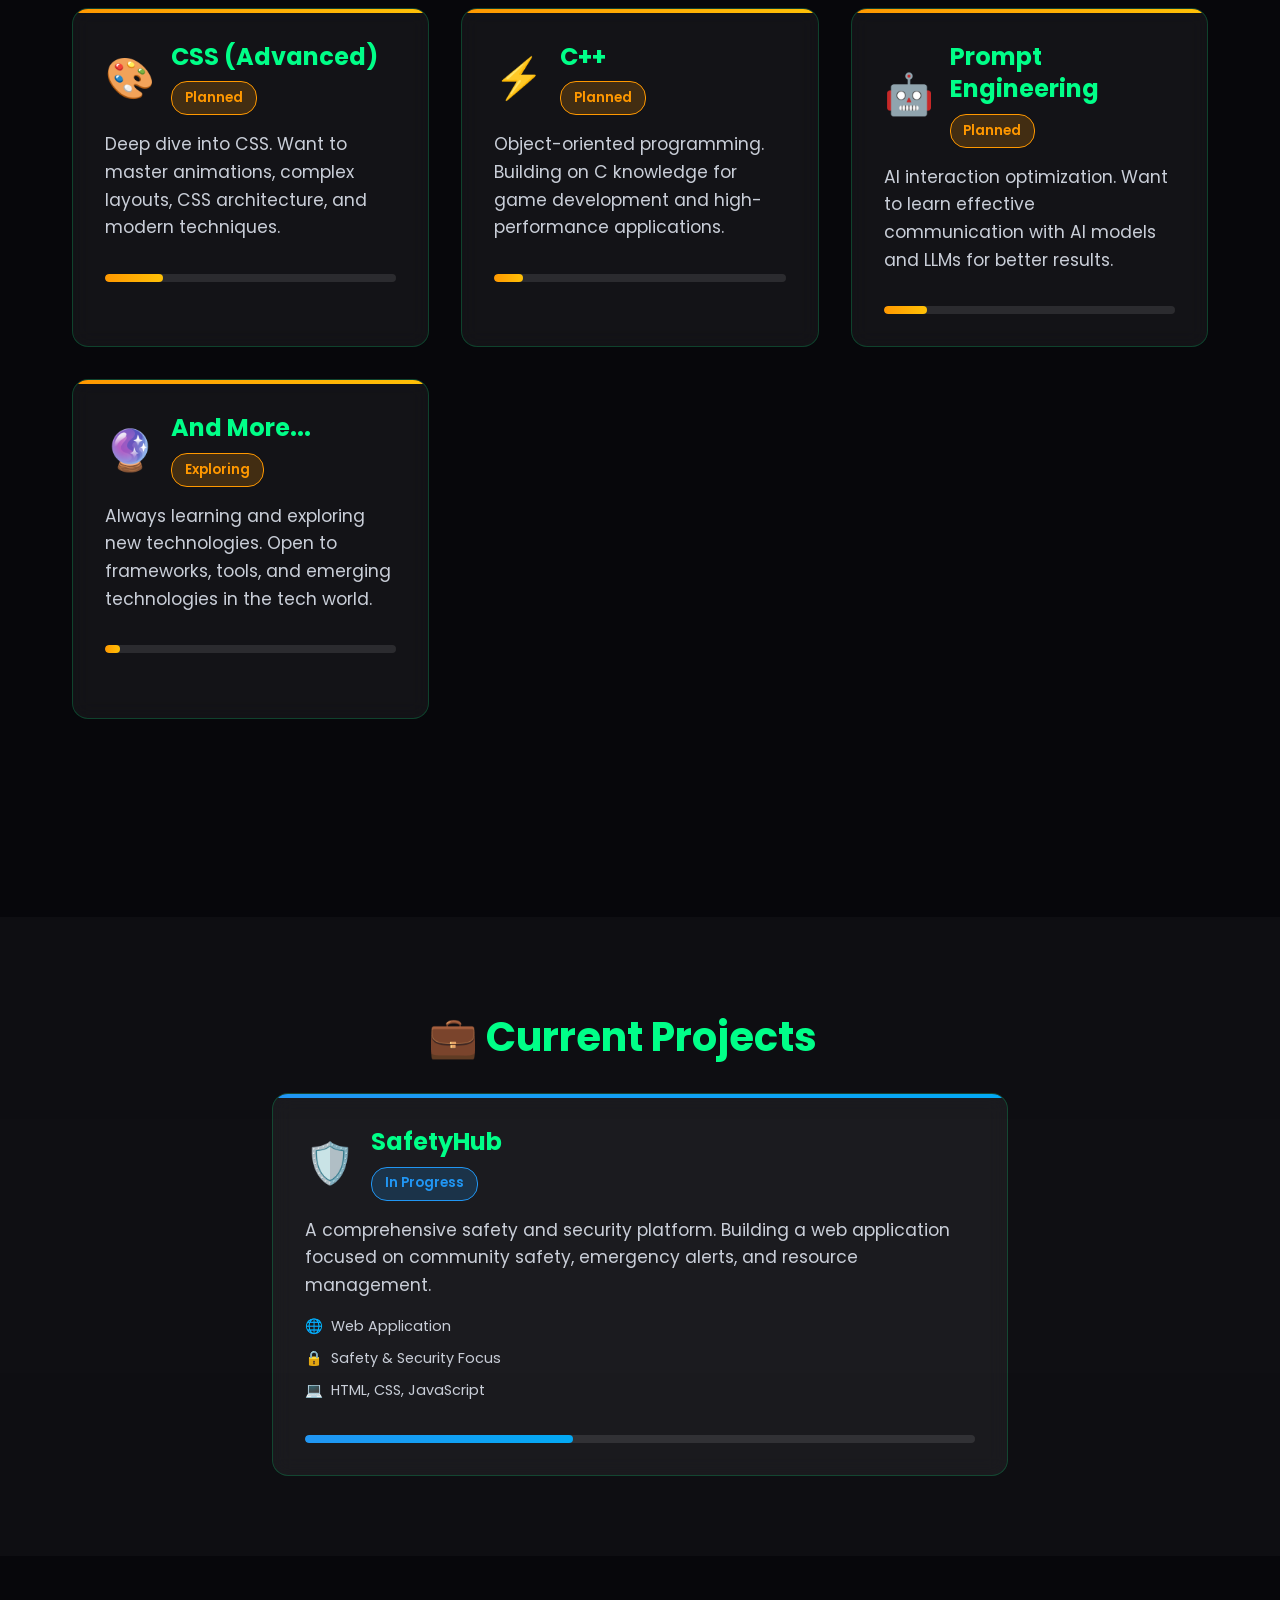
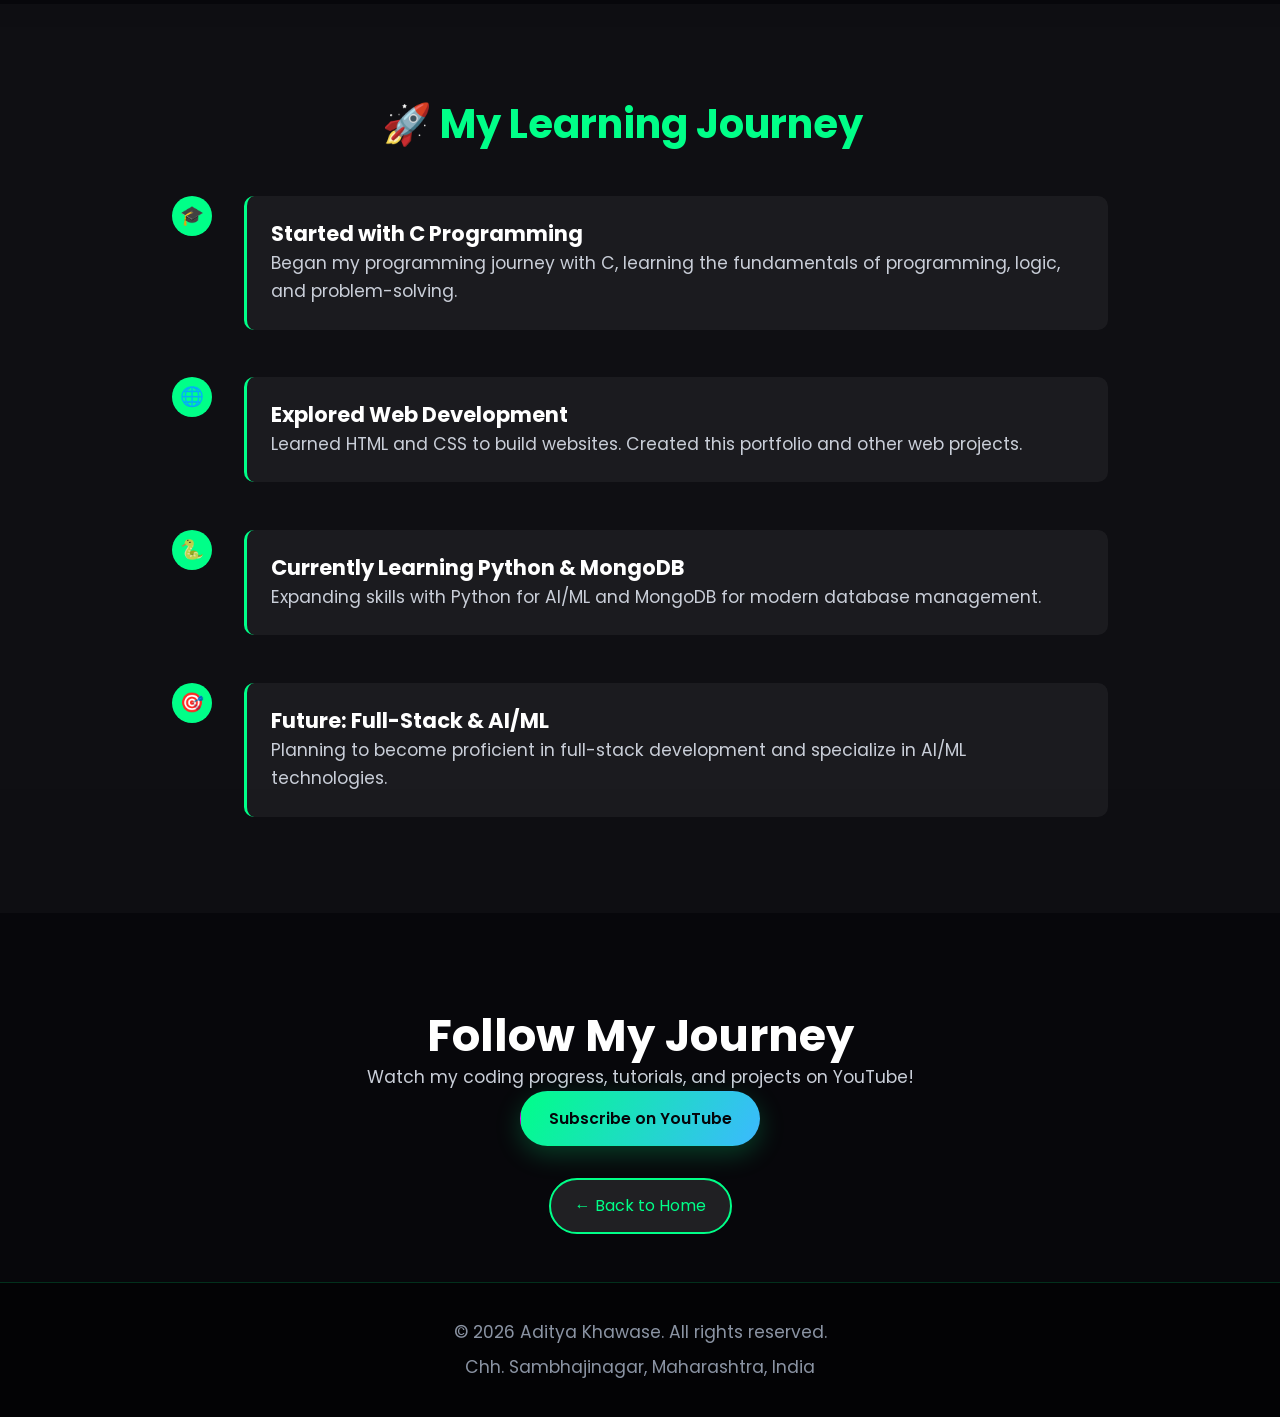
<file: ytM.html>
<!DOCTYPE html>
<html lang="en">
<head>
    <meta charset="UTF-8">
    <meta name="viewport" content="width=device-width, initial-scale=1.0, maximum-scale=5.0, user-scalable=yes">
    <meta name="description" content="Programming Journey by Aditya Khawase - Learning path, skills, and future goals">
    <meta name="keywords" content="Programming, C, Python, HTML, JavaScript, Machine Learning, Web Development">
    <meta name="author" content="Aditya Khawase">
    <meta name="theme-color" content="#00ff88">
    <title>Programming Journey | Aditya Khawase</title>
    <link rel="preconnect" href="https://fonts.googleapis.com">
    <link rel="preconnect" href="https://fonts.gstatic.com" crossorigin>
    <link href="https://fonts.googleapis.com/css2?family=Playfair+Display:ital,wght@1,700;1,800&family=Poppins:wght@400;600&display=swap" rel="stylesheet">
    <link rel="stylesheet" href="css/styles.css">
    <script src="js/main.js" defer></script>
    <style>
        .programming-hero {
            background: linear-gradient(rgba(0, 0, 0, 0.7), rgba(0, 0, 0, 0.7)),
                        url('https://images.unsplash.com/photo-1461749280684-dccba630e2f6?w=1920') no-repeat center/cover;
            min-height: 70vh;
            display: flex;
            flex-direction: column;
            justify-content: center;
            align-items: center;
            text-align: center;
            padding: 8rem 2rem 3rem;
            color: white;
            margin-top: 0;
        }

        .programming-hero h1 {
            font-family: 'Poppins', sans-serif;
            font-size: 3.5rem;
            font-style: normal;
            margin-bottom: 1rem;
        }

        .skills-grid {
            display: grid;
            grid-template-columns: repeat(auto-fit, minmax(300px, 1fr));
            gap: 2rem;
            margin: 3rem auto;
            max-width: 1400px;
            padding: 0 2rem;
        }

        .skill-card {
            background: rgba(255, 255, 255, 0.05);
            backdrop-filter: blur(10px);
            -webkit-backdrop-filter: blur(10px);
            padding: 2rem;
            border-radius: var(--radius-card);
            border: 1px solid rgba(0, 255, 136, 0.2);
            transition: all 0.3s;
            display: flex;
            flex-direction: column;
            gap: 1rem;
            position: relative;
            overflow: hidden;
        }

        .skill-card::before {
            content: '';
            position: absolute;
            top: 0;
            left: 0;
            width: 100%;
            height: 4px;
        }

        .skill-card.learned::before {
            background: linear-gradient(90deg, #4CAF50, #8BC34A);
        }

        .skill-card.learning::before {
            background: linear-gradient(90deg, #2196F3, #03A9F4);
        }

        .skill-card.planned::before {
            background: linear-gradient(90deg, #FF9800, #FFC107);
        }

        .skill-card:hover {
            transform: translateY(-10px);
            box-shadow: 0 15px 40px rgba(0, 255, 136, 0.3);
        }

        .skill-card.learned:hover {
            border-color: #4CAF50;
            box-shadow: 0 15px 40px rgba(76, 175, 80, 0.3);
        }

        .skill-card.learning:hover {
            border-color: #2196F3;
            box-shadow: 0 15px 40px rgba(33, 150, 243, 0.3);
        }

        .skill-card.planned:hover {
            border-color: #FF9800;
            box-shadow: 0 15px 40px rgba(255, 152, 0, 0.3);
        }

        .skill-header {
            display: flex;
            align-items: center;
            gap: 1rem;
        }

        .skill-icon {
            font-size: 2.5rem;
            flex-shrink: 0;
        }

        .skill-title {
            flex: 1;
        }

        .skill-title h3 {
            margin: 0;
            font-size: 1.5rem;
            color: var(--primary-color);
        }

        .skill-badge {
            display: inline-block;
            padding: 0.3rem 0.8rem;
            border-radius: var(--radius-card);
            font-size: 0.85rem;
            font-weight: 600;
            margin-top: 0.5rem;
        }

        .badge-learned {
            background: rgba(76, 175, 80, 0.2);
            color: #4CAF50;
            border: 1px solid #4CAF50;
        }

        .badge-learning {
            background: rgba(33, 150, 243, 0.2);
            color: #2196F3;
            border: 1px solid #2196F3;
        }

        .badge-planned {
            background: rgba(255, 152, 0, 0.2);
            color: #FF9800;
            border: 1px solid #FF9800;
        }

        .skill-description {
            color: var(--text-light);
            line-height: 1.6;
        }

        .progress-bar {
            width: 100%;
            height: 8px;
            background: rgba(255, 255, 255, 0.1);
            border-radius: var(--radius-sm);
            overflow: hidden;
            margin-top: 1rem;
        }

        .progress-fill {
            height: 100%;
            border-radius: var(--radius-sm);
            transition: width 1s ease;
        }

        .progress-learned {
            background: linear-gradient(90deg, #4CAF50, #8BC34A);
        }

        .progress-learning {
            background: linear-gradient(90deg, #2196F3, #03A9F4);
        }

        .progress-planned {
            background: linear-gradient(90deg, #FF9800, #FFC107);
        }

        .skill-details {
            display: flex;
            flex-direction: column;
            gap: 0.5rem;
            font-size: 0.9rem;
        }

        .detail-item {
            display: flex;
            align-items: center;
            gap: 0.5rem;
        }

        .detail-icon {
            color: var(--primary-color);
        }

        .journey-timeline {
            max-width: 1000px;
            margin: 3rem auto;
            padding: 0 2rem;
        }

        .timeline-item {
            display: flex;
            gap: 2rem;
            margin-bottom: 3rem;
            position: relative;
        }

        .timeline-marker {
            width: 40px;
            height: 40px;
            background: var(--primary-color);
            border-radius: 50%;
            display: flex;
            align-items: center;
            justify-content: center;
            font-size: 1.2rem;
            flex-shrink: 0;
            z-index: 1;
        }

        .timeline-content {
            flex: 1;
            background: rgba(255, 255, 255, 0.05);
            padding: 1.5rem;
            border-radius: var(--radius-sm);
            border-left: 3px solid var(--primary-color);
        }

        .back-btn {
            display: inline-block;
            padding: 0.8rem 1.5rem;
            background: rgba(255, 255, 255, 0.1);
            color: var(--primary-color);
            text-decoration: none;
            border-radius: var(--radius-pill);
            border: 2px solid var(--primary-color);
            transition: all 0.3s;
            margin-top: 2rem;
        }

        .back-btn:hover {
            background: var(--primary-color);
            color: var(--dark-bg);
        }

        .section-title {
            text-align: center;
            margin: 3rem 0 2rem;
            font-size: 2.5rem;
            color: var(--primary-color);
        }

        .stats-container {
            display: grid;
            grid-template-columns: repeat(auto-fit, minmax(200px, 1fr));
            gap: 2rem;
            max-width: 1000px;
            margin: 3rem auto;
            padding: 0 2rem;
        }

        .stat-box {
            background: rgba(255, 255, 255, 0.05);
            padding: 2rem;
            border-radius: var(--radius-card);
            text-align: center;
            border: 1px solid rgba(0, 255, 136, 0.2);
        }

        .stat-number {
            font-size: 3rem;
            font-weight: bold;
            color: var(--primary-color);
        }

        .stat-label {
            color: var(--text-light);
            margin-top: 0.5rem;
        }

        @media (max-width: 768px) {
            .programming-hero {
                min-height: 50vh;
                padding: 6rem 1rem 2rem;
                margin-top: 50px;
            }

            .programming-hero h1 {
                font-size: 2rem;
                line-height: 1.2;
            }

            .programming-hero p {
                font-size: 0.95rem;
            }

            .skills-grid {
                grid-template-columns: 1fr;
                padding: 0 1rem;
                gap: 1.5rem;
            }

            .timeline-item {
                flex-direction: column;
                gap: 1rem;
            }

            .stats-container {
                grid-template-columns: 1fr;
                gap: 1rem;
                padding: 0 1rem;
            }

            .stat-box {
                padding: 1.5rem;
            }

            .skill-card {
                padding: 1.5rem;
            }

            .skill-header {
                flex-direction: row;
                align-items: center;
                gap: 1rem;
            }

            .skill-icon {
                font-size: 2rem;
            }

            .section-title {
                font-size: 1.8rem;
                padding: 0 1rem;
            }

            section {
                padding: 2rem 0;
            }
        }

        @media (max-width: 480px) {
            .programming-hero {
                padding: 5rem 1rem 2rem;
                min-height: 45vh;
            }

            .programming-hero h1 {
                font-size: 1.6rem;
            }

            .programming-hero p {
                font-size: 0.9rem;
            }

            nav {
                padding: 0.5rem 0;
            }

            nav ul {
                gap: 0.2rem;
                padding: 0 0.5rem;
            }

            nav li {
                margin: 0;
            }

            nav a {
                font-size: 0.75rem;
                padding: 0.4rem 0.6rem;
            }

            .stat-number {
                font-size: 2.5rem;
            }

            .stat-label {
                font-size: 0.85rem;
            }

            .skill-title h3 {
                font-size: 1.2rem;
            }

            .skill-badge {
                font-size: 0.75rem;
                padding: 0.2rem 0.6rem;
            }

            .skill-description {
                font-size: 0.9rem;
            }

            .detail-item {
                font-size: 0.85rem;
            }

            .section-title {
                font-size: 1.5rem;
            }

            .timeline-content {
                padding: 1rem;
            }

            .timeline-content h3 {
                font-size: 1.1rem;
            }

            .timeline-content p {
                font-size: 0.9rem;
            }
        }
    </style>
</head>
<body>
    <div id="scroll-progress"></div>
    <nav>
        <button class="nav-toggle" aria-label="Toggle menu" aria-expanded="false"><span></span><span></span><span></span></button>
        <ul>
            <li><a href="index.html">Home</a></li>
            <li><a href="index.html#about">About</a></li>
            <li><a href="index.html#skills">Skills</a></li>
            <li><a href="index.html#projects">Projects</a></li>
            <li><a href="index.html#contact">Contact</a></li>
            <li class="has-submenu">
                <button class="submenu-toggle" aria-expanded="false" aria-haspopup="true">More</button>
                <ul class="submenu">
                    <li><a href="car-game.html"><span class="submenu-icon" aria-hidden="true">🏎️</span>3D Car Game</a></li>
                </ul>
            </li>
        </ul>
    </nav>

    <div class="programming-hero">
        <h1>💻 Programming Journey</h1>
        <p>My path through the world of code - from basics to advanced technologies</p>
    </div>

    <section>
        <div class="stats-container">
            <div class="stat-box">
                <div class="stat-number">3</div>
                <div class="stat-label">Languages Learned</div>
            </div>
            <div class="stat-box">
                <div class="stat-number">2</div>
                <div class="stat-label">Currently Learning</div>
            </div>
            <div class="stat-box">
                <div class="stat-number">10+</div>
                <div class="stat-label">Future Goals</div>
            </div>
        </div>
    </section>

    <section>
        <h2 class="section-title" data-reveal>✅ Learned</h2>
        <div class="skills-grid">
            <div class="skill-card learned">
                <div class="skill-header">
                    <div class="skill-icon">🔤</div>
                    <div class="skill-title">
                        <h3>C Programming</h3>
                        <span class="skill-badge badge-learned">Completed</span>
                    </div>
                </div>
                <p class="skill-description">
                    Foundation of programming. Learned memory management, pointers, data structures, and core programming concepts.
                </p>
                <div class="skill-details">
                    <div class="detail-item">
                        <span class="detail-icon">📚</span>
                        <span>Fundamentals & Syntax</span>
                    </div>
                    <div class="detail-item">
                        <span class="detail-icon">🧠</span>
                        <span>Memory Management</span>
                    </div>
                    <div class="detail-item">
                        <span class="detail-icon">🔧</span>
                        <span>Data Structures</span>
                    </div>
                </div>
                <div class="progress-bar">
                    <div class="progress-fill progress-learned" style="width: 85%;"></div>
                </div>
            </div>

            <div class="skill-card learned">
                <div class="skill-header">
                    <div class="skill-icon">🌐</div>
                    <div class="skill-title">
                        <h3>HTML</h3>
                        <span class="skill-badge badge-learned">Completed</span>
                    </div>
                </div>
                <p class="skill-description">
                    Web structure and markup. Built multiple websites including this portfolio. Understanding semantic HTML and accessibility.
                </p>
                <div class="skill-details">
                    <div class="detail-item">
                        <span class="detail-icon">📄</span>
                        <span>Semantic HTML5</span>
                    </div>
                    <div class="detail-item">
                        <span class="detail-icon">🎨</span>
                        <span>Forms & Media</span>
                    </div>
                    <div class="detail-item">
                        <span class="detail-icon">♿</span>
                        <span>Accessibility Basics</span>
                    </div>
                </div>
                <div class="progress-bar">
                    <div class="progress-fill progress-learned" style="width: 80%;"></div>
                </div>
            </div>

            <div class="skill-card learned">
                <div class="skill-header">
                    <div class="skill-icon">🎨</div>
                    <div class="skill-title">
                        <h3>CSS (Basics)</h3>
                        <span class="skill-badge badge-learned">Completed</span>
                    </div>
                </div>
                <p class="skill-description">
                    Styling and layout fundamentals. Created responsive designs using Flexbox and Grid. Understanding animations and transitions.
                </p>
                <div class="skill-details">
                    <div class="detail-item">
                        <span class="detail-icon">📱</span>
                        <span>Responsive Design</span>
                    </div>
                    <div class="detail-item">
                        <span class="detail-icon">🎭</span>
                        <span>Flexbox & Grid</span>
                    </div>
                    <div class="detail-item">
                        <span class="detail-icon">✨</span>
                        <span>Animations</span>
                    </div>
                </div>
                <div class="progress-bar">
                    <div class="progress-fill progress-learned" style="width: 70%;"></div>
                </div>
            </div>
        </div>

        <h2 class="section-title" data-reveal>📖 Currently Learning</h2>
        <div class="skills-grid">
            <div class="skill-card learning">
                <div class="skill-header">
                    <div class="skill-icon">🐍</div>
                    <div class="skill-title">
                        <h3>Python</h3>
                        <span class="skill-badge badge-learning">In Progress</span>
                    </div>
                </div>
                <p class="skill-description">
                    Versatile programming language. Learning for AI/ML applications, automation, and general-purpose programming.
                </p>
                <div class="skill-details">
                    <div class="detail-item">
                        <span class="detail-icon">🤖</span>
                        <span>AI/ML Applications</span>
                    </div>
                    <div class="detail-item">
                        <span class="detail-icon">📊</span>
                        <span>Data Analysis</span>
                    </div>
                    <div class="detail-item">
                        <span class="detail-icon">⚙️</span>
                        <span>Automation Scripts</span>
                    </div>
                </div>
                <div class="progress-bar">
                    <div class="progress-fill progress-learning" style="width: 45%;"></div>
                </div>
            </div>

            <div class="skill-card learning">
                <div class="skill-header">
                    <div class="skill-icon">🍃</div>
                    <div class="skill-title">
                        <h3>MongoDB</h3>
                        <span class="skill-badge badge-learning">In Progress</span>
                    </div>
                </div>
                <p class="skill-description">
                    NoSQL database for modern applications. Learning document-based storage, queries, and database design patterns.
                </p>
                <div class="skill-details">
                    <div class="detail-item">
                        <span class="detail-icon">💾</span>
                        <span>NoSQL Database</span>
                    </div>
                    <div class="detail-item">
                        <span class="detail-icon">🔍</span>
                        <span>Queries & Aggregation</span>
                    </div>
                    <div class="detail-item">
                        <span class="detail-icon">🏗️</span>
                        <span>Schema Design</span>
                    </div>
                </div>
                <div class="progress-bar">
                    <div class="progress-fill progress-learning" style="width: 35%;"></div>
                </div>
            </div>
        </div>

        <h2 class="section-title" data-reveal>🎯 Future Goals</h2>
        <div class="skills-grid">
            <div class="skill-card planned">
                <div class="skill-header">
                    <div class="skill-icon">☕</div>
                    <div class="skill-title">
                        <h3>Java</h3>
                        <span class="skill-badge badge-planned">Planned</span>
                    </div>
                </div>
                <p class="skill-description">
                    Enterprise-level programming. Want to learn for Android development, backend systems, and Minecraft plugin development.
                </p>
                <div class="progress-bar">
                    <div class="progress-fill progress-planned" style="width: 10%;"></div>
                </div>
            </div>

            <div class="skill-card planned">
                <div class="skill-header">
                    <div class="skill-icon">📜</div>
                    <div class="skill-title">
                        <h3>JavaScript</h3>
                        <span class="skill-badge badge-planned">Planned</span>
                    </div>
                </div>
                <p class="skill-description">
                    Essential for web development. Planning to learn for interactive websites, web apps, and full-stack development.
                </p>
                <div class="progress-bar">
                    <div class="progress-fill progress-planned" style="width: 15%;"></div>
                </div>
            </div>

            <div class="skill-card planned">
                <div class="skill-header">
                    <div class="skill-icon">🧠</div>
                    <div class="skill-title">
                        <h3>Machine Learning</h3>
                        <span class="skill-badge badge-planned">Planned</span>
                    </div>
                </div>
                <p class="skill-description">
                    AI and ML algorithms. Aligns with my diploma in AI & ML. Want to build intelligent systems and models.
                </p>
                <div class="progress-bar">
                    <div class="progress-fill progress-planned" style="width: 5%;"></div>
                </div>
            </div>

            <div class="skill-card planned">
                <div class="skill-header">
                    <div class="skill-icon">🦀</div>
                    <div class="skill-title">
                        <h3>Rust</h3>
                        <span class="skill-badge badge-planned">Planned</span>
                    </div>
                </div>
                <p class="skill-description">
                    Modern systems programming. Interested in performance, memory safety, and building efficient applications.
                </p>
                <div class="progress-bar">
                    <div class="progress-fill progress-planned" style="width: 5%;"></div>
                </div>
            </div>

            <div class="skill-card planned">
                <div class="skill-header">
                    <div class="skill-icon">💎</div>
                    <div class="skill-title">
                        <h3>Ruby</h3>
                        <span class="skill-badge badge-planned">Planned</span>
                    </div>
                </div>
                <p class="skill-description">
                    Elegant and productive language. Want to explore Ruby on Rails for rapid web application development.
                </p>
                <div class="progress-bar">
                    <div class="progress-fill progress-planned" style="width: 5%;"></div>
                </div>
            </div>

            <div class="skill-card planned">
                <div class="skill-header">
                    <div class="skill-icon">🗄️</div>
                    <div class="skill-title">
                        <h3>SQLite</h3>
                        <span class="skill-badge badge-planned">Planned</span>
                    </div>
                </div>
                <p class="skill-description">
                    Lightweight SQL database. Perfect for small applications, mobile apps, and learning database fundamentals.
                </p>
                <div class="progress-bar">
                    <div class="progress-fill progress-planned" style="width: 10%;"></div>
                </div>
            </div>

            <div class="skill-card planned">
                <div class="skill-header">
                    <div class="skill-icon">🎨</div>
                    <div class="skill-title">
                        <h3>CSS (Advanced)</h3>
                        <span class="skill-badge badge-planned">Planned</span>
                    </div>
                </div>
                <p class="skill-description">
                    Deep dive into CSS. Want to master animations, complex layouts, CSS architecture, and modern techniques.
                </p>
                <div class="progress-bar">
                    <div class="progress-fill progress-planned" style="width: 20%;"></div>
                </div>
            </div>

            <div class="skill-card planned">
                <div class="skill-header">
                    <div class="skill-icon">⚡</div>
                    <div class="skill-title">
                        <h3>C++</h3>
                        <span class="skill-badge badge-planned">Planned</span>
                    </div>
                </div>
                <p class="skill-description">
                    Object-oriented programming. Building on C knowledge for game development and high-performance applications.
                </p>
                <div class="progress-bar">
                    <div class="progress-fill progress-planned" style="width: 10%;"></div>
                </div>
            </div>

            <div class="skill-card planned">
                <div class="skill-header">
                    <div class="skill-icon">🤖</div>
                    <div class="skill-title">
                        <h3>Prompt Engineering</h3>
                        <span class="skill-badge badge-planned">Planned</span>
                    </div>
                </div>
                <p class="skill-description">
                    AI interaction optimization. Want to learn effective communication with AI models and LLMs for better results.
                </p>
                <div class="progress-bar">
                    <div class="progress-fill progress-planned" style="width: 15%;"></div>
                </div>
            </div>

            <div class="skill-card planned">
                <div class="skill-header">
                    <div class="skill-icon">🔮</div>
                    <div class="skill-title">
                        <h3>And More...</h3>
                        <span class="skill-badge badge-planned">Exploring</span>
                    </div>
                </div>
                <p class="skill-description">
                    Always learning and exploring new technologies. Open to frameworks, tools, and emerging technologies in the tech world.
                </p>
                <div class="progress-bar">
                    <div class="progress-fill progress-planned" style="width: 5%;"></div>
                </div>
            </div>
        </div>
    </section>

    <section style="background: rgba(255, 255, 255, 0.03); padding: 3rem 2rem; margin: 3rem 0;">
        <h2 class="section-title" data-reveal>💼 Current Projects</h2>
        <div class="skills-grid" style="max-width: 800px; margin: 2rem auto;">
            <div class="skill-card learning">
                <div class="skill-header">
                    <div class="skill-icon">🛡️</div>
                    <div class="skill-title">
                        <h3>SafetyHub</h3>
                        <span class="skill-badge badge-learning">In Progress</span>
                    </div>
                </div>
                <p class="skill-description">
                    A comprehensive safety and security platform. Building a web application focused on community safety, emergency alerts, and resource management.
                </p>
                <div class="skill-details">
                    <div class="detail-item">
                        <span class="detail-icon">🌐</span>
                        <span>Web Application</span>
                    </div>
                    <div class="detail-item">
                        <span class="detail-icon">🔒</span>
                        <span>Safety & Security Focus</span>
                    </div>
                    <div class="detail-item">
                        <span class="detail-icon">💻</span>
                        <span>HTML, CSS, JavaScript</span>
                    </div>
                </div>
                <div class="progress-bar">
                    <div class="progress-fill progress-learning" style="width: 40%;"></div>
                </div>
            </div>
        </div>
    </section>

    <section style="background: rgba(255, 255, 255, 0.03); padding: 3rem 2rem; margin: 3rem 0;">
        <h2 class="section-title" data-reveal>🚀 My Learning Journey</h2>
        <div class="journey-timeline">
            <div class="timeline-item" data-reveal>
                <div class="timeline-marker">🎓</div>
                <div class="timeline-content">
                    <h3>Started with C Programming</h3>
                    <p>Began my programming journey with C, learning the fundamentals of programming, logic, and problem-solving.</p>
                </div>
            </div>
            <div class="timeline-item" data-reveal>
                <div class="timeline-marker">🌐</div>
                <div class="timeline-content">
                    <h3>Explored Web Development</h3>
                    <p>Learned HTML and CSS to build websites. Created this portfolio and other web projects.</p>
                </div>
            </div>
            <div class="timeline-item" data-reveal>
                <div class="timeline-marker">🐍</div>
                <div class="timeline-content">
                    <h3>Currently Learning Python & MongoDB</h3>
                    <p>Expanding skills with Python for AI/ML and MongoDB for modern database management.</p>
                </div>
            </div>
            <div class="timeline-item" data-reveal>
                <div class="timeline-marker">🎯</div>
                <div class="timeline-content">
                    <h3>Future: Full-Stack & AI/ML</h3>
                    <p>Planning to become proficient in full-stack development and specialize in AI/ML technologies.</p>
                </div>
            </div>
        </div>
    </section>

    <section style="text-align: center; padding: 3rem 2rem;">
        <h2>Follow My Journey</h2>
        <p>Watch my coding progress, tutorials, and projects on YouTube!</p>
        <a href="https://youtube.com/@knockbackkk" class="btn" target="_blank" rel="noopener noreferrer">Subscribe on YouTube</a>
        <br>
        <a href="index.html" class="back-btn">← Back to Home</a>
    </section>

    <footer>
        <p>&copy; 2026 Aditya Khawase. All rights reserved.</p>
        <p>Chh. Sambhajinagar, Maharashtra, India</p>
    </footer>
    <button id="to-top" aria-label="Back to top">&#8593;</button>
</body>
</html>
</file>
<file: css/styles.css>
/* ============================================================
   Aditya Khawase — Portfolio
   styles.css  ·  rebuilt 2026
   Audit fixes: section rhythm, equal card heights, text
   alignment, hero legibility, consistent button radii
   Added:       full motion system (reveal, tilt, cursor, etc.)
   ============================================================ */

/* ---------- Reset ---------- */
*,
*::before,
*::after {
    margin: 0;
    padding: 0;
    box-sizing: border-box;
}

html {
    scroll-behavior: smooth;
    scroll-padding-top: 90px;
    -webkit-text-size-adjust: 100%;
}

/* ---------- Design tokens ---------- */
:root {
    --primary-color: #00ff88;
    --secondary-color: #ff00ff;
    --accent-blue: #38bdf8;

    --dark-bg: #07070b;
    --dark-secondary: #11111d;
    --surface: rgba(255, 255, 255, 0.045);
    --surface-strong: rgba(255, 255, 255, 0.075);
    --line: rgba(0, 255, 136, 0.18);
    --line-strong: rgba(0, 255, 136, 0.55);

    --text-light: #c9ced8;
    --text-muted: #8a93a3;
    --text-white: #ffffff;

    /* FIX #5 — one radius scale shared by every interactive element */
    --radius-pill: 999px;
    --radius-card: 16px;
    --radius-sm: 10px;

    /* FIX #1 — a real vertical rhythm scale instead of 100vh sections */
    --section-y: clamp(4.5rem, 8vw, 7rem);
    --section-x: clamp(1.1rem, 4vw, 2.5rem);
    --content-max: 1180px;

    --transition-speed: 0.3s;
    --ease-out: cubic-bezier(0.22, 1, 0.36, 1);
    --font-display: 'Playfair Display', Georgia, serif;
    --font-body: 'Poppins', 'Segoe UI', Tahoma, sans-serif;
}

/* ---------- Base ---------- */
body {
    font-family: var(--font-body);
    line-height: 1.65;
    color: var(--text-light);
    background: var(--dark-bg);
    overflow-x: hidden;
    position: relative;
}

/* Living background: slow-drifting aurora + fine grid */
body::before {
    content: '';
    position: fixed;
    inset: -30%;
    z-index: -2;
    background:
        radial-gradient(38% 38% at 18% 22%, rgba(0, 255, 136, 0.16), transparent 62%),
        radial-gradient(34% 34% at 82% 30%, rgba(255, 0, 255, 0.14), transparent 62%),
        radial-gradient(40% 40% at 50% 88%, rgba(56, 189, 248, 0.12), transparent 62%),
        linear-gradient(150deg, var(--dark-bg), var(--dark-secondary) 55%, var(--dark-bg));
    animation: auroraDrift 26s ease-in-out infinite alternate;
    pointer-events: none;
}

body::after {
    content: '';
    position: fixed;
    inset: 0;
    z-index: -1;
    background-image:
        linear-gradient(rgba(255, 255, 255, 0.022) 1px, transparent 1px),
        linear-gradient(90deg, rgba(255, 255, 255, 0.022) 1px, transparent 1px);
    background-size: 64px 64px;
    mask-image: radial-gradient(circle at 50% 30%, #000 10%, transparent 78%);
    -webkit-mask-image: radial-gradient(circle at 50% 30%, #000 10%, transparent 78%);
    pointer-events: none;
}

@keyframes auroraDrift {
    0%   { transform: translate3d(0, 0, 0) scale(1); }
    50%  { transform: translate3d(2.5%, -2%, 0) scale(1.06); }
    100% { transform: translate3d(-2%, 2.5%, 0) scale(1.03); }
}

::selection {
    background: var(--primary-color);
    color: #05050a;
}

/* ---------- Preloader ---------- */
#preloader {
    position: fixed;
    inset: 0;
    z-index: 10000;
    display: grid;
    place-content: center;
    justify-items: center;
    gap: 1.2rem;
    background: var(--dark-bg);
    transition: opacity 0.6s var(--ease-out), visibility 0.6s;
}

#preloader.done {
    opacity: 0;
    visibility: hidden;
}

.loader-mark {
    font-family: var(--font-display);
    font-style: italic;
    font-weight: 800;
    font-size: clamp(2.4rem, 8vw, 3.6rem);
    background: linear-gradient(90deg, var(--primary-color), var(--secondary-color), var(--primary-color));
    background-size: 220% auto;
    -webkit-background-clip: text;
    background-clip: text;
    color: transparent;
    animation: shimmer 2.2s linear infinite;
}

.loader-bar {
    width: min(220px, 55vw);
    height: 3px;
    border-radius: var(--radius-pill);
    background: rgba(255, 255, 255, 0.1);
    overflow: hidden;
}

.loader-bar span {
    display: block;
    height: 100%;
    width: 40%;
    border-radius: inherit;
    background: linear-gradient(90deg, var(--primary-color), var(--secondary-color));
    animation: loaderSweep 1.1s var(--ease-out) infinite;
}

@keyframes loaderSweep {
    0%   { transform: translateX(-110%); }
    100% { transform: translateX(310%); }
}

@keyframes shimmer {
    to { background-position: 220% center; }
}

/* ---------- Scroll progress bar ---------- */
#scroll-progress {
    position: fixed;
    top: 0;
    left: 0;
    height: 3px;
    width: 100%;
    transform: scaleX(0);
    transform-origin: 0 50%;
    background: linear-gradient(90deg, var(--primary-color), var(--accent-blue), var(--secondary-color));
    z-index: 1200;
    will-change: transform;
}

/* ---------- Navigation ---------- */
nav {
    position: fixed;
    top: 0;
    left: 0;
    width: 100%;
    z-index: 1000;
    padding: 1.15rem 1.25rem;
    background: rgba(7, 7, 11, 0.55);
    backdrop-filter: blur(14px) saturate(140%);
    -webkit-backdrop-filter: blur(14px) saturate(140%);
    border-bottom: 1px solid transparent;
    transition: padding 0.35s var(--ease-out), background 0.35s,
                border-color 0.35s, box-shadow 0.35s;
}

nav.scrolled {
    padding: 0.6rem 1.25rem;
    background: rgba(7, 7, 11, 0.86);
    border-bottom-color: var(--line);
    box-shadow: 0 10px 34px rgba(0, 0, 0, 0.55);
}

nav ul {
    list-style: none;
    display: flex;
    justify-content: center;
    align-items: center;
    flex-wrap: wrap;
    gap: 0.35rem;
}

nav a {
    display: inline-block;
    color: var(--text-light);
    text-decoration: none;
    font-weight: 600;
    font-size: 0.98rem;
    padding: 0.45rem 0.95rem;
    border-radius: var(--radius-pill);
    position: relative;
    transition: color var(--transition-speed), background var(--transition-speed),
                transform var(--transition-speed);
}

nav a::after {
    content: '';
    position: absolute;
    left: 50%;
    bottom: 0.15rem;
    width: 0;
    height: 2px;
    border-radius: var(--radius-pill);
    background: linear-gradient(90deg, var(--primary-color), var(--secondary-color));
    transform: translateX(-50%);
    transition: width 0.35s var(--ease-out);
}

nav a:hover,
nav a:focus-visible {
    color: var(--text-white);
    background: rgba(255, 255, 255, 0.06);
    transform: translateY(-2px);
}

nav a:hover::after,
nav a.active::after {
    width: 55%;
}

nav a.active {
    color: var(--primary-color);
    background: rgba(0, 255, 136, 0.1);
}

/* ---------- Nav "More" dropdown ---------- */
nav li.has-submenu {
    position: relative;
}

.submenu-toggle {
    display: inline-flex;
    align-items: center;
    gap: 0.35rem;
    color: var(--text-light);
    font-family: inherit;
    font-weight: 600;
    font-size: 0.98rem;
    padding: 0.45rem 0.95rem;
    border: 0;
    border-radius: var(--radius-pill);
    background: transparent;
    cursor: pointer;
    transition: color var(--transition-speed), background var(--transition-speed),
                transform var(--transition-speed);
}

.submenu-toggle::after {
    content: '';
    border-left: 4.5px solid transparent;
    border-right: 4.5px solid transparent;
    border-top: 5.5px solid currentColor;
    transition: transform 0.3s var(--ease-out);
}

.has-submenu.open .submenu-toggle::after {
    transform: rotate(180deg);
}

.submenu-toggle:hover,
.submenu-toggle:focus-visible,
.submenu-toggle.active {
    color: var(--text-white);
    background: rgba(255, 255, 255, 0.06);
}

.submenu-toggle.active {
    color: var(--primary-color);
    background: rgba(0, 255, 136, 0.1);
}

.submenu {
    list-style: none;
    position: absolute;
    top: calc(100% + 0.55rem);
    left: 50%;
    min-width: 200px;
    padding: 0.45rem;
    border-radius: var(--radius-card);
    border: 1px solid var(--line);
    background: rgba(10, 10, 18, 0.96);
    backdrop-filter: blur(14px) saturate(140%);
    -webkit-backdrop-filter: blur(14px) saturate(140%);
    box-shadow: 0 18px 44px rgba(0, 0, 0, 0.6);
    opacity: 0;
    visibility: hidden;
    transform: translate(-50%, 8px);
    transition: opacity 0.3s var(--ease-out), transform 0.3s var(--ease-out),
                visibility 0.3s;
}

.has-submenu:hover > .submenu,
.has-submenu:focus-within > .submenu,
.has-submenu.open > .submenu {
    opacity: 1;
    visibility: visible;
    transform: translate(-50%, 0);
}

.submenu a {
    display: flex;
    align-items: center;
    gap: 0.6rem;
    white-space: nowrap;
    width: 100%;
}

.submenu a::after {
    display: none;
}

.submenu-icon {
    font-size: 1.05rem;
}

.nav-toggle {
    display: none;
    position: absolute;
    right: 1.1rem;
    top: 1.05rem;
    width: 44px;
    height: 38px;
    background: transparent;
    border: 1px solid var(--line);
    border-radius: var(--radius-sm);
    cursor: pointer;
    padding: 9px 10px;
}

.nav-toggle span {
    display: block;
    height: 2px;
    background: var(--primary-color);
    border-radius: var(--radius-pill);
    transition: transform 0.3s var(--ease-out), opacity 0.2s;
}

.nav-toggle span + span {
    margin-top: 5px;
}

.nav-toggle[aria-expanded="true"] span:nth-child(1) {
    transform: translateY(7px) rotate(45deg);
}

.nav-toggle[aria-expanded="true"] span:nth-child(2) {
    opacity: 0;
}

.nav-toggle[aria-expanded="true"] span:nth-child(3) {
    transform: translateY(-7px) rotate(-45deg);
}

/* ---------- Section layout (FIX #1: no more 100vh dead zones) ---------- */
section {
    padding: var(--section-y) var(--section-x);
    position: relative;
}

.container {
    width: 100%;
    max-width: var(--content-max);
    margin-inline: auto;
}

.section-head {
    text-align: center;
    margin-bottom: clamp(2rem, 4vw, 3rem);
}

.eyebrow {
    display: block;
    width: fit-content;
    margin-inline: auto;
    font-size: 0.78rem;
    font-weight: 600;
    letter-spacing: 0.22em;
    text-transform: uppercase;
    color: var(--primary-color);
    padding: 0.35rem 0.9rem;
    border: 1px solid var(--line);
    border-radius: var(--radius-pill);
    background: rgba(0, 255, 136, 0.06);
    margin-bottom: 0.9rem;
}

/* A hairline instead of 600px of nothing */
.section-rule {
    width: min(var(--content-max), 100%);
    height: 1px;
    margin-inline: auto;
    border: 0;
    background: linear-gradient(90deg, transparent, var(--line-strong), transparent);
    opacity: 0.6;
}

/* ---------- Typography ---------- */
h1 {
    font-family: var(--font-display);
    font-size: clamp(2.4rem, 8.5vw, 5.2rem);
    font-weight: 800;
    font-style: italic;
    line-height: 1.05;
    color: var(--text-white);
    margin-bottom: 1rem;
}

h2 {
    font-size: clamp(1.9rem, 4.6vw, 2.8rem);
    line-height: 1.2;
    color: var(--text-white);
}

.section-head h2 {
    display: inline-block;
}

h2 .grad {
    background: linear-gradient(90deg, var(--primary-color), var(--accent-blue), var(--secondary-color));
    background-size: 220% auto;
    -webkit-background-clip: text;
    background-clip: text;
    color: transparent;
    animation: shimmer 6s linear infinite;
}

h3 {
    font-size: 1.32rem;
    line-height: 1.35;
    color: var(--text-white);
}

p {
    font-size: clamp(0.98rem, 1.6vw, 1.08rem);
}

.lead {
    color: var(--text-muted);
    max-width: 60ch;
    margin-inline: auto;
    margin-top: 0.85rem;
}

/* ---------- Hero (FIX #4: legible over the image strips) ---------- */
#hero {
    min-height: 100svh;
    display: flex;
    flex-direction: column;
    justify-content: center;
    align-items: center;
    text-align: center;
    padding: clamp(7rem, 16vh, 10rem) var(--section-x) clamp(4rem, 10vh, 6rem);
    position: relative;
    overflow: hidden;
    isolation: isolate;
}

.hero-slider {
    position: absolute;
    top: -4%;
    left: -4%;
    width: 208%;
    height: 108%;
    display: flex;
    animation: infiniteSlide 90s linear infinite;
    z-index: 0;
    /* the audit's "visual noise" fix: blur + desaturate + darken */
    filter: blur(5px) saturate(55%) brightness(0.42);
    will-change: transform;
}

.hero-slide {
    width: 7.142%;
    height: 100%;
    background-size: cover;
    background-position: center;
    flex-shrink: 0;
}

.hero-slide:nth-child(1),
.hero-slide:nth-child(8) {
    background-image: url('https://images.unsplash.com/photo-1580327344181-c1163234e5a0?w=1920');
}

.hero-slide:nth-child(2),
.hero-slide:nth-child(9) {
    background-image: url('https://images.unsplash.com/photo-1606144042614-b2417e99c4e3?w=1920');
}

.hero-slide:nth-child(3),
.hero-slide:nth-child(10) {
    background-image: url('https://images.unsplash.com/photo-1538481199705-c710c4e965fc?w=1920');
}

.hero-slide:nth-child(4),
.hero-slide:nth-child(11) {
    background-image: url('https://images.unsplash.com/photo-1511512578047-dfb367046420?w=1920');
}

.hero-slide:nth-child(5),
.hero-slide:nth-child(12) {
    background-image: url('https://images.unsplash.com/photo-1612287230202-1ff1d85d1bdf?w=1920');
}

.hero-slide:nth-child(6),
.hero-slide:nth-child(13) {
    background-image: url('https://images.unsplash.com/photo-1461749280684-dccba630e2f6?w=1920');
}

.hero-slide:nth-child(7),
.hero-slide:nth-child(14) {
    background-image: url('https://images.unsplash.com/photo-1555949963-aa79dcee981c?w=1920');
}

@keyframes infiniteSlide {
    0%   { transform: translateX(0); }
    100% { transform: translateX(-50%); }
}

/* Scrim + vignette so the headline always wins */
#hero::before {
    content: '';
    position: absolute;
    inset: 0;
    z-index: 1;
    background:
        radial-gradient(60% 55% at 50% 45%, rgba(7, 7, 11, 0.55), rgba(7, 7, 11, 0.88) 70%),
        linear-gradient(to bottom, rgba(7, 7, 11, 0.72) 0%, rgba(7, 7, 11, 0.42) 40%, var(--dark-bg) 100%);
    pointer-events: none;
}

#hero-particles {
    position: absolute;
    inset: 0;
    z-index: 2;
    pointer-events: none;
    opacity: 0.55;
}

.hero-inner {
    position: relative;
    z-index: 3;
    max-width: 900px;
}

.hero-badge {
    display: inline-flex;
    align-items: center;
    gap: 0.55rem;
    font-size: 0.82rem;
    font-weight: 600;
    letter-spacing: 0.12em;
    text-transform: uppercase;
    color: var(--primary-color);
    background: rgba(0, 255, 136, 0.08);
    border: 1px solid var(--line);
    border-radius: var(--radius-pill);
    padding: 0.4rem 1rem;
    margin-bottom: 1.4rem;
    backdrop-filter: blur(6px);
    -webkit-backdrop-filter: blur(6px);
}

.pulse-dot {
    width: 8px;
    height: 8px;
    border-radius: 50%;
    background: var(--primary-color);
    box-shadow: 0 0 0 0 rgba(0, 255, 136, 0.7);
    animation: pulseRing 2s infinite;
}

@keyframes pulseRing {
    70%  { box-shadow: 0 0 0 11px rgba(0, 255, 136, 0); }
    100% { box-shadow: 0 0 0 0 rgba(0, 255, 136, 0); }
}

#hero h1 {
    text-shadow: 0 6px 34px rgba(0, 0, 0, 0.85), 0 0 46px rgba(0, 255, 136, 0.18);
}

/* Per-letter headline reveal */
.letter {
    display: inline-block;
    opacity: 0;
    transform: translateY(0.5em) rotate(6deg);
    animation: letterIn 0.75s var(--ease-out) forwards;
}

@keyframes letterIn {
    to {
        opacity: 1;
        transform: translateY(0) rotate(0);
    }
}

.hero-tagline {
    font-size: clamp(0.98rem, 2.2vw, 1.2rem);
    color: var(--text-light);
    min-height: 1.7em;
    margin-bottom: 0.4rem;
}

#typed {
    color: var(--primary-color);
    font-weight: 600;
}

.caret {
    display: inline-block;
    width: 2px;
    height: 1.05em;
    vertical-align: -0.16em;
    margin-left: 2px;
    background: var(--secondary-color);
    animation: blinkCaret 1s steps(1) infinite;
}

@keyframes blinkCaret {
    50% { opacity: 0; }
}

.hero-location {
    color: var(--text-muted);
    font-size: 0.92rem;
    margin-bottom: 1.8rem;
}

.hero-actions {
    display: flex;
    flex-wrap: wrap;
    gap: 0.9rem;
    justify-content: center;
}

.scroll-cue {
    position: absolute;
    bottom: 1.6rem;
    left: 50%;
    transform: translateX(-50%);
    z-index: 3;
    display: grid;
    justify-items: center;
    gap: 0.5rem;
    color: var(--text-muted);
    font-size: 0.72rem;
    letter-spacing: 0.22em;
    text-transform: uppercase;
    text-decoration: none;
}

.scroll-cue .mouse {
    width: 24px;
    height: 38px;
    border: 1.5px solid rgba(0, 255, 136, 0.5);
    border-radius: var(--radius-pill);
    position: relative;
}

.scroll-cue .mouse::after {
    content: '';
    position: absolute;
    left: 50%;
    top: 7px;
    width: 3px;
    height: 7px;
    border-radius: var(--radius-pill);
    background: var(--primary-color);
    transform: translateX(-50%);
    animation: wheelDrop 1.7s var(--ease-out) infinite;
}

@keyframes wheelDrop {
    0%   { opacity: 0; transform: translate(-50%, 0); }
    35%  { opacity: 1; }
    100% { opacity: 0; transform: translate(-50%, 14px); }
}

/* ---------- Marquee ribbon ---------- */
.marquee {
    overflow: hidden;
    border-block: 1px solid var(--line);
    background: rgba(255, 255, 255, 0.02);
    padding: 0.85rem 0;
    mask-image: linear-gradient(90deg, transparent, #000 12%, #000 88%, transparent);
    -webkit-mask-image: linear-gradient(90deg, transparent, #000 12%, #000 88%, transparent);
}

.marquee-track {
    display: flex;
    width: max-content;
    gap: 2.4rem;
    animation: marqueeScroll 28s linear infinite;
}

.marquee:hover .marquee-track {
    animation-play-state: paused;
}

.marquee-track span {
    font-size: 0.95rem;
    font-weight: 600;
    letter-spacing: 0.14em;
    text-transform: uppercase;
    color: var(--text-muted);
    white-space: nowrap;
    display: inline-flex;
    align-items: center;
    gap: 2.4rem;
    transition: color 0.3s;
}

.marquee-track span::after {
    content: '◆';
    color: var(--primary-color);
    font-size: 0.6rem;
}

.marquee-track span:hover {
    color: var(--primary-color);
}

@keyframes marqueeScroll {
    to { transform: translateX(-50%); }
}

/* ---------- About (FIX #3: left-aligned body copy) ---------- */
.about-grid {
    display: grid;
    grid-template-columns: minmax(0, 1.35fr) minmax(0, 1fr);
    gap: clamp(1.6rem, 4vw, 3rem);
    align-items: start;
}

.about-copy p {
    text-align: left;          /* was centered — hard to track across long lines */
    max-width: 68ch;
    color: var(--text-light);
}

.about-copy p + p {
    margin-top: 1.1rem;
}

.about-copy strong {
    color: var(--primary-color);
    font-weight: 600;
}

.stat-grid {
    display: grid;
    grid-template-columns: repeat(2, minmax(0, 1fr));
    gap: 0.9rem;
}

.stat {
    background: var(--surface);
    border: 1px solid var(--line);
    border-radius: var(--radius-card);
    padding: 1.3rem 1rem;
    text-align: center;
    backdrop-filter: blur(10px);
    -webkit-backdrop-filter: blur(10px);
    transition: transform 0.35s var(--ease-out), border-color 0.35s, box-shadow 0.35s;
}

.stat:hover {
    transform: translateY(-6px);
    border-color: var(--line-strong);
    box-shadow: 0 16px 38px rgba(0, 255, 136, 0.14);
}

.stat b {
    display: block;
    font-size: clamp(1.7rem, 4vw, 2.3rem);
    font-weight: 700;
    line-height: 1.1;
    color: var(--primary-color);
    font-variant-numeric: tabular-nums;
}

.stat small {
    display: block;
    margin-top: 0.3rem;
    font-size: 0.76rem;
    letter-spacing: 0.12em;
    text-transform: uppercase;
    color: var(--text-muted);
}

/* ---------- Cards (FIX #2: equal heights, flush bottom edge) ---------- */
.skills-grid,
.projects-grid {
    display: grid;
    grid-template-columns: repeat(auto-fit, minmax(290px, 1fr));
    grid-auto-rows: 1fr;          /* every card in a row shares the tallest height */
    align-items: stretch;
    gap: clamp(1.1rem, 2.5vw, 1.8rem);
    width: 100%;
}

.skill-item,
.project-item {
    height: 100%;                 /* fill the equal-height track */
    display: flex;
    flex-direction: column;
    background: var(--surface);
    padding: clamp(1.4rem, 3vw, 2rem);
    border-radius: var(--radius-card);
    border: 1px solid var(--line);
    backdrop-filter: blur(10px);
    -webkit-backdrop-filter: blur(10px);
    position: relative;
    overflow: hidden;
    isolation: isolate;
    transform-style: preserve-3d;
    transition: transform 0.45s var(--ease-out), border-color 0.35s,
                box-shadow 0.35s, background 0.35s;
    -webkit-tap-highlight-color: transparent;
}

/* Cursor-following spotlight */
.skill-item::before,
.project-item::before {
    content: '';
    position: absolute;
    inset: 0;
    z-index: -1;
    opacity: 0;
    background: radial-gradient(240px circle at var(--mx, 50%) var(--my, 50%),
                rgba(0, 255, 136, 0.16), transparent 62%);
    transition: opacity 0.35s;
}

/* Gradient hairline along the top edge */
.skill-item::after,
.project-item::after {
    content: '';
    position: absolute;
    top: 0;
    left: 0;
    height: 2px;
    width: 100%;
    transform: scaleX(0);
    transform-origin: 0 50%;
    background: linear-gradient(90deg, var(--primary-color), var(--secondary-color));
    transition: transform 0.5s var(--ease-out);
    z-index: 3;
}

.skill-item:hover,
.project-item:hover,
.skill-item:focus-within,
.project-item:focus-within {
    border-color: var(--line-strong);
    background: var(--surface-strong);
    box-shadow: 0 22px 50px rgba(0, 0, 0, 0.5), 0 0 38px rgba(0, 255, 136, 0.12);
}

.skill-item:hover::before,
.project-item:hover::before {
    opacity: 1;
}

.skill-item:hover::after,
.project-item:hover::after {
    transform: scaleX(1);
}

.card-icon {
    width: 46px;
    height: 46px;
    display: grid;
    place-items: center;
    font-size: 1.35rem;
    border-radius: var(--radius-sm);
    background: rgba(0, 255, 136, 0.1);
    border: 1px solid var(--line);
    margin-bottom: 1rem;
    transition: transform 0.45s var(--ease-out), background 0.35s;
}

.skill-item:hover .card-icon {
    transform: translateY(-3px) rotate(-8deg) scale(1.06);
    background: rgba(255, 0, 255, 0.14);
}

.skill-item ul {
    list-style: none;
    text-align: left;
    margin-top: 1rem;
    flex: 1;                      /* pins the card's bottom edge */
}

.skill-item li {
    padding: 0.42rem 0 0.42rem 1.5rem;
    position: relative;
    color: var(--text-light);
    font-size: 0.97rem;
}

.skill-item li::before {
    content: '▹';
    position: absolute;
    left: 0;
    top: 0.42rem;
    color: var(--primary-color);
    transition: transform 0.3s var(--ease-out), color 0.3s;
}

.skill-item li:hover::before {
    transform: translateX(4px);
    color: var(--secondary-color);
}

/* ---------- Projects ---------- */
.project-item {
    padding: 0;
}

.project-media {
    position: relative;
    overflow: hidden;
    aspect-ratio: 16 / 10;
    background: #101019;
}

.project-item img {
    width: 100%;
    height: 100%;
    object-fit: cover;
    display: block;
    transform: scale(1.02);
    filter: saturate(0.9);
    transition: transform 0.7s var(--ease-out), filter 0.5s;
}

.project-item:hover img {
    transform: scale(1.1);
    filter: saturate(1.15);
}

.project-media::after {
    content: '';
    position: absolute;
    inset: 0;
    background: linear-gradient(to top, rgba(7, 7, 11, 0.95), rgba(7, 7, 11, 0.05) 65%);
}

.project-tag {
    position: absolute;
    top: 0.85rem;
    left: 0.85rem;
    z-index: 2;
    font-size: 0.7rem;
    font-weight: 600;
    letter-spacing: 0.12em;
    text-transform: uppercase;
    color: var(--primary-color);
    background: rgba(7, 7, 11, 0.75);
    border: 1px solid var(--line);
    border-radius: var(--radius-pill);
    padding: 0.28rem 0.7rem;
    backdrop-filter: blur(6px);
    -webkit-backdrop-filter: blur(6px);
}

.project-body {
    display: flex;
    flex-direction: column;
    flex: 1;
    padding: clamp(1.2rem, 3vw, 1.7rem);
    gap: 0.6rem;
}

.project-body p {
    color: var(--text-muted);
    font-size: 0.97rem;
    text-align: left;
    flex: 1;                      /* buttons line up across all three cards */
}

.project-body .btn {
    align-self: flex-start;
    margin-top: 0.6rem;
}

/* ---------- Buttons (FIX #5: one shared radius everywhere) ---------- */
.btn,
.btn-ghost,
.btn-home {
    display: inline-flex;
    align-items: center;
    justify-content: center;
    gap: 0.5rem;
    padding: 0.85rem 1.7rem;
    font-family: inherit;
    font-weight: 600;
    font-size: 0.97rem;
    text-decoration: none;
    border-radius: var(--radius-pill);
    position: relative;
    overflow: hidden;
    isolation: isolate;
    border: 1px solid transparent;
    cursor: pointer;
    transition: transform 0.3s var(--ease-out), box-shadow 0.35s,
                color 0.3s, border-color 0.3s, background 0.3s;
}

.btn {
    color: #05050a;
    background: linear-gradient(120deg, var(--primary-color), var(--accent-blue), var(--secondary-color));
    background-size: 200% auto;
    box-shadow: 0 8px 26px rgba(0, 255, 136, 0.22);
}

.btn:hover,
.btn:focus-visible {
    background-position: right center;
    transform: translateY(-3px) scale(1.02);
    box-shadow: 0 14px 38px rgba(0, 255, 136, 0.38);
}

/* sweeping highlight */
.btn::after,
.btn-ghost::after {
    content: '';
    position: absolute;
    inset: 0;
    z-index: -1;
    transform: translateX(-120%) skewX(-18deg);
    background: linear-gradient(90deg, transparent, rgba(255, 255, 255, 0.45), transparent);
}

.btn:hover::after,
.btn-ghost:hover::after {
    animation: sweep 0.75s var(--ease-out);
}

@keyframes sweep {
    to { transform: translateX(120%) skewX(-18deg); }
}

.btn-ghost {
    color: var(--text-white);
    background: rgba(255, 255, 255, 0.04);
    border-color: var(--line);
    backdrop-filter: blur(8px);
    -webkit-backdrop-filter: blur(8px);
}

.btn-ghost:hover,
.btn-ghost:focus-visible {
    color: var(--primary-color);
    border-color: var(--line-strong);
    transform: translateY(-3px) scale(1.02);
    box-shadow: 0 12px 30px rgba(0, 0, 0, 0.45);
}

.btn:active,
.btn-ghost:active {
    transform: translateY(0) scale(0.97);
}

.projects-cta {
    text-align: center;
    margin-top: clamp(1.8rem, 4vw, 2.6rem);
}

/* ---------- Contact ---------- */
.contact-card {
    background: var(--surface);
    border: 1px solid var(--line);
    border-radius: var(--radius-card);
    padding: clamp(1.6rem, 4vw, 2.6rem);
    backdrop-filter: blur(12px);
    -webkit-backdrop-filter: blur(12px);
    text-align: center;
}

.contact-info {
    margin-top: 1.8rem;
    display: grid;
    grid-template-columns: repeat(auto-fit, minmax(230px, 1fr));
    gap: 0.9rem;
}

.contact-row {
    display: flex;
    flex-direction: column;
    align-items: center;
    gap: 0.35rem;
    padding: 1.1rem 0.9rem;
    border: 1px solid rgba(255, 255, 255, 0.07);
    border-radius: var(--radius-sm);
    background: rgba(255, 255, 255, 0.02);
    transition: transform 0.35s var(--ease-out), border-color 0.3s, background 0.3s;
}

.contact-row:hover {
    transform: translateY(-5px);
    border-color: var(--line-strong);
    background: rgba(0, 255, 136, 0.05);
}

.contact-row strong {
    font-size: 0.74rem;
    letter-spacing: 0.16em;
    text-transform: uppercase;
    color: var(--text-muted);
    font-weight: 600;
}

.contact-link {
    color: var(--primary-color);
    text-decoration: none;
    font-weight: 600;
    background-image: linear-gradient(90deg, var(--secondary-color), var(--secondary-color));
    background-size: 0% 1px;
    background-position: 0 100%;
    background-repeat: no-repeat;
    transition: color 0.3s, background-size 0.35s var(--ease-out);
}

.contact-link:hover {
    color: var(--secondary-color);
    background-size: 100% 1px;
}

/* ---------- Footer ---------- */
footer {
    border-top: 1px solid var(--line);
    background: rgba(0, 0, 0, 0.5);
    padding: 2.2rem var(--section-x);
    text-align: center;
    display: grid;
    gap: 0.4rem;
    color: var(--text-muted);
    font-size: 0.9rem;
}

footer .sig {
    color: var(--primary-color);
    font-weight: 600;
}

/* ---------- Back to top ---------- */
#to-top {
    position: fixed;
    right: 1.1rem;
    bottom: 1.1rem;
    width: 46px;
    height: 46px;
    display: grid;
    place-items: center;
    border-radius: var(--radius-pill);
    border: 1px solid var(--line);
    background: rgba(7, 7, 11, 0.85);
    color: var(--primary-color);
    font-size: 1.1rem;
    cursor: pointer;
    opacity: 0;
    visibility: hidden;
    transform: translateY(14px);
    transition: opacity 0.35s, visibility 0.35s, transform 0.35s var(--ease-out),
                box-shadow 0.35s, border-color 0.3s;
    z-index: 900;
    backdrop-filter: blur(8px);
    -webkit-backdrop-filter: blur(8px);
}

#to-top.show {
    opacity: 1;
    visibility: visible;
    transform: translateY(0);
}

#to-top:hover {
    border-color: var(--line-strong);
    box-shadow: 0 0 26px rgba(0, 255, 136, 0.3);
    transform: translateY(-4px);
}

/* ---------- Scroll reveal ---------- */
[data-reveal] {
    opacity: 0;
    transform: translateY(26px);
    transition: opacity 0.75s var(--ease-out), transform 0.75s var(--ease-out);
    transition-delay: var(--delay, 0ms);
    will-change: opacity, transform;
}

[data-reveal="left"]  { transform: translateX(-30px); }
[data-reveal="right"] { transform: translateX(30px); }
[data-reveal="zoom"]  { transform: scale(0.94); }

[data-reveal].revealed {
    opacity: 1;
    transform: none;
}

/* ---------- Focus ---------- */
:focus-visible {
    outline: 2px solid var(--primary-color);
    outline-offset: 3px;
    border-radius: var(--radius-sm);
}

/* ---------- Responsive ---------- */
@media (max-width: 900px) {
    .about-grid {
        grid-template-columns: 1fr;
    }
}

@media (max-width: 768px) {
    html {
        scroll-padding-top: 76px;
    }

    nav {
        padding: 0.9rem 1.1rem;
    }

    nav::before {
        content: 'AK';
        position: absolute;
        left: 1.15rem;
        top: 0.85rem;
        font-family: var(--font-display);
        font-style: italic;
        font-weight: 800;
        font-size: 1.3rem;
        color: var(--primary-color);
    }

    .nav-toggle {
        display: block;
        top: 0.8rem;
    }

    nav ul {
        flex-direction: column;
        align-items: stretch;
        gap: 0.15rem;
        max-height: 0;
        overflow: hidden;
        opacity: 0;
        transition: max-height 0.4s var(--ease-out), opacity 0.3s, margin 0.3s;
    }

    nav ul.open {
        max-height: 360px;
        opacity: 1;
        margin-top: 0.9rem;
    }

    /* opaque panel so hero content doesn't bleed through the menu */
    nav.menu-open {
        background: rgba(7, 7, 11, 0.97);
        border-bottom-color: var(--line);
        box-shadow: 0 18px 44px rgba(0, 0, 0, 0.6);
    }

    nav ul.open li + li {
        border-top: 1px solid rgba(255, 255, 255, 0.05);
    }

    nav a {
        display: block;
        text-align: center;
        padding: 0.7rem 1rem;
    }

    /* Submenu flows inline in the mobile menu instead of floating */
    nav li.has-submenu {
        display: flex;
        flex-direction: column;
    }

    .submenu-toggle {
        width: 100%;
        justify-content: center;
        padding: 0.7rem 1rem;
    }

    .submenu {
        position: static;
        transform: none;
        min-width: 0;
        margin: 0.15rem 0.5rem 0.4rem;
        padding: 0;
        max-height: 0;
        overflow: hidden;
        opacity: 0;
        visibility: hidden;
        border: 0;
        background: rgba(255, 255, 255, 0.03);
        box-shadow: none;
        transition: max-height 0.35s var(--ease-out), opacity 0.3s,
                    padding 0.3s, visibility 0.3s;
    }

    .has-submenu.open > .submenu {
        max-height: 200px;
        padding: 0.4rem;
        opacity: 1;
        visibility: visible;
        transform: none;
        border: 1px solid var(--line);
    }

    .hero-actions .btn,
    .hero-actions .btn-ghost {
        width: 100%;
    }

    .scroll-cue {
        display: none;
    }
}

@media (max-width: 480px) {
    .skills-grid,
    .projects-grid {
        grid-template-columns: 1fr;
        grid-auto-rows: auto;    /* single column — equal height is moot */
    }

    .contact-info {
        grid-template-columns: 1fr;
    }
}

/* ---------- Touch devices ---------- */
@media (hover: none) and (pointer: coarse) {
    .skill-item:active,
    .project-item:active {
        transform: scale(0.985);
    }
}

/* ---------- Reduced motion ---------- */
@media (prefers-reduced-motion: reduce) {
    *,
    *::before,
    *::after {
        animation-duration: 0.001ms !important;
        animation-iteration-count: 1 !important;
        transition-duration: 0.001ms !important;
        scroll-behavior: auto !important;
    }

    .hero-slider {
        animation: none;
    }

    [data-reveal],
    .letter {
        opacity: 1;
        transform: none;
    }
}

/* ============================================================
   Sub-page overrides (mcserverM / rblxM / ytM)
   Same audit fixes applied to the detail pages
   ============================================================ */

/* Equal-height cards on every inner-page grid */
.servers-grid,
.games-grid,
.content-grid,
.stats-container {
    grid-auto-rows: 1fr;
    align-items: stretch;
}

.server-card,
.game-card,
.content-card,
.skill-card,
.stat-item {
    height: 100%;
}

/* Left-align long body copy on the detail pages too */
.server-description,
.game-description,
.skill-description,
.content-card p,
.timeline-content p {
    text-align: left;
}

/* Detail-page hero: clear the fixed nav without a dead gap */
.server-hero,
.page-hero,
.hero-section {
    padding-top: clamp(7rem, 15vh, 9rem) !important;
}

/* Keep every inner-page button on the shared pill radius */
.server-card .btn,
.game-card .btn,
.content-card .btn,
.btn-back,
.btn-subscribe {
    border-radius: var(--radius-pill);
}

/* Keep inner-page content on the same measure as the homepage */
.servers-grid,
.games-grid,
.content-grid,
.stats-container,
.timeline {
    max-width: var(--content-max);
    margin-inline: auto;
}

.section-title {
    max-width: var(--content-max);
    margin-inline: auto;
}

/* ============================================================
   3D Galaxy background
   The canvas is a fixed, pointer-transparent layer behind all
   content. Drag/pinch are handled on window by the controls
   module, so the canvas never intercepts clicks on links.
   ============================================================ */

#galaxy-canvas {
    position: fixed;
    inset: 0;
    width: 100%;
    height: 100%;
    display: block;
    z-index: -3;
    pointer-events: none;
    opacity: 0;
    transition: opacity 1.4s var(--ease-out);
    /* Hint the compositor without forcing a huge layer on mobile */
    will-change: opacity;
}

/* Shooting-star overlay: just above the galaxy, below the vignette
   and all content, so streaks read bright but never block clicks. */
#meteor-canvas {
    position: fixed;
    inset: 0;
    width: 100%;
    height: 100%;
    display: block;
    z-index: -2;
    pointer-events: none;
    opacity: 0;
    transition: opacity 1.4s var(--ease-out);
}

/* Foreground dust motes: the nearest layer — above the galaxy,
   meteors and vignette, still behind all content. Big soft specks
   drifting with mouse parallax for real depth. */
#mote-canvas {
    position: fixed;
    inset: 0;
    width: 100%;
    height: 100%;
    display: block;
    z-index: -1;
    pointer-events: none;
    opacity: 0;
    transition: opacity 1.4s var(--ease-out);
}

/* Revealed once the first frame has actually rendered */
html[data-galaxy-state="webgl"] #galaxy-canvas,
html[data-galaxy-state="fallback"] #galaxy-canvas,
html[data-galaxy-state="webgl"] #meteor-canvas,
html[data-galaxy-state="fallback"] #meteor-canvas,
html[data-galaxy-state="webgl"] #mote-canvas,
html[data-galaxy-state="fallback"] #mote-canvas {
    opacity: 1;
}

/* Stacking order once the galaxy is live:
     -5 aurora  <  -4 grid  <  -3 galaxy  <  -2 vignette  <  content
   The aurora and grid move behind the canvas and dim right down, so
   they add colour depth instead of veiling the star field. */
html[data-galaxy-state="webgl"] body::before,
html[data-galaxy-state="fallback"] body::before {
    z-index: -5;
    opacity: 0.30;
}

html[data-galaxy-state="webgl"] body::after,
html[data-galaxy-state="fallback"] body::after {
    z-index: -4;
    opacity: 0.30;
}

/* The hero image strips were the audit's "visual noise" finding.
   With the galaxy running they are redundant, so they step aside
   and act purely as the no-JS fallback. */
html[data-galaxy-state="webgl"] .hero-slider,
html[data-galaxy-state="fallback"] .hero-slider {
    display: none;
}

/* Readability scrim: content sections get their own soft backing
   so body copy never sits directly on a bright star field. */
html[data-galaxy-state="webgl"] #hero::before,
html[data-galaxy-state="fallback"] #hero::before {
    /* Centred + zoomed galaxy puts the bright core directly behind
       the headline, so the hero needs a real central dim — darkest
       in the middle where the text sits, fading out to the stars. */
    background:
        radial-gradient(46% 42% at 50% 50%, rgba(4, 4, 8, 0.85) 0%, rgba(4, 4, 8, 0.55) 55%, rgba(4, 4, 8, 0.0) 78%),
        linear-gradient(to bottom, rgba(7, 7, 11, 0.72) 0%, rgba(7, 7, 11, 0.0) 26%, rgba(7, 7, 11, 0.0) 70%, rgba(7, 7, 11, 0.78) 100%);
}

/* Frosted panel intentionally omitted — readability comes from the
   central scrim above plus hardened text shadows below. */

html[data-galaxy-state="webgl"] #hero h1,
html[data-galaxy-state="fallback"] #hero h1 {
    text-shadow: 0 2px 6px rgba(0, 0, 0, 0.95), 0 8px 32px rgba(0, 0, 0, 0.9), 0 0 2px rgba(0, 0, 0, 0.9);
}

html[data-galaxy-state="webgl"] .hero-tagline,
html[data-galaxy-state="fallback"] .hero-tagline,
html[data-galaxy-state="webgl"] .hero-location,
html[data-galaxy-state="fallback"] .hero-location {
    text-shadow: 0 2px 10px rgba(0, 0, 0, 0.95), 0 0 2px rgba(0, 0, 0, 0.9);
}

html[data-galaxy-state="webgl"] #about,
html[data-galaxy-state="webgl"] #skills,
html[data-galaxy-state="webgl"] #projects,
html[data-galaxy-state="webgl"] #contact {
    background: linear-gradient(to bottom,
        rgba(7, 7, 11, 0.70), rgba(7, 7, 11, 0.86) 45%, rgba(7, 7, 11, 0.70));
}

html[data-galaxy-state="webgl"] footer {
    background: rgba(5, 5, 9, 0.88);
}

/* Cinematic vignette over the whole stage */
.galaxy-vignette {
    position: fixed;
    inset: 0;
    z-index: -2;
    pointer-events: none;
    background: radial-gradient(120% 90% at 50% 45%, transparent 38%, rgba(3, 3, 6, 0.72) 100%);
    opacity: 0;
    transition: opacity 1.4s var(--ease-out);
}

html[data-galaxy-state="webgl"] .galaxy-vignette,
html[data-galaxy-state="fallback"] .galaxy-vignette {
    /* The 2D fallback has far less light to give, so it gets a
       gentler vignette than the WebGL scene. */
    opacity: 0.55;
}

/* Preloader status line: "INITIALIZING UNIVERSE..." */
.loader-status {
    font-size: 0.72rem;
    font-weight: 600;
    letter-spacing: 0.28em;
    text-transform: uppercase;
    color: var(--text-muted);
    animation: statusPulse 1.8s ease-in-out infinite;
}

@keyframes statusPulse {
    50% { opacity: 0.45; }
}

/* A hint that the galaxy is draggable, shown briefly on desktop */
.galaxy-hint {
    position: absolute;
    left: 50%;
    bottom: 5.2rem;
    transform: translateX(-50%);
    z-index: 3;
    font-size: 0.68rem;
    letter-spacing: 0.2em;
    text-transform: uppercase;
    color: var(--text-muted);
    white-space: nowrap;
    opacity: 0;
    pointer-events: none;
    transition: opacity 0.9s var(--ease-out);
}

html[data-galaxy-state="webgl"] .galaxy-hint {
    animation: hintCycle 9s var(--ease-out) 2s forwards;
}

@keyframes hintCycle {
    0%   { opacity: 0; }
    12%  { opacity: 0.75; }
    75%  { opacity: 0.75; }
    100% { opacity: 0; }
}

@media (max-width: 768px) {
    .galaxy-hint {
        bottom: 1.4rem;
        font-size: 0.62rem;
    }
}

@media (prefers-reduced-motion: reduce) {
    #galaxy-canvas,
    #meteor-canvas,
    #mote-canvas,
    .galaxy-vignette {
        transition: none;
    }

    .galaxy-hint {
        display: none;
    }
}

/* While orbiting the galaxy, don't let the drag paint a text selection */
html.galaxy-dragging,
html.galaxy-dragging body {
    user-select: none;
    -webkit-user-select: none;
}

/* ---------- Galaxy widget (pause + quality) ---------- */
#galaxy-widget {
    position: fixed;
    left: 1.1rem;
    bottom: 1.1rem;
    z-index: 900;
    display: flex;
    gap: 0.4rem;
    padding: 0.35rem;
    border-radius: var(--radius-pill);
    border: 1px solid var(--line);
    background: rgba(7, 7, 11, 0.85);
    backdrop-filter: blur(8px);
    -webkit-backdrop-filter: blur(8px);
    opacity: 0;
    visibility: hidden;
    transform: translateY(14px);
    transition: opacity 0.6s var(--ease-out), visibility 0.6s, transform 0.6s var(--ease-out);
}

html[data-galaxy-state="webgl"] #galaxy-widget,
html[data-galaxy-state="fallback"] #galaxy-widget {
    opacity: 1;
    visibility: visible;
    transform: translateY(0);
}

#galaxy-widget button {
    display: inline-flex;
    align-items: center;
    justify-content: center;
    min-width: 40px;
    height: 36px;
    padding: 0 0.7rem;
    border-radius: var(--radius-pill);
    border: 1px solid transparent;
    background: transparent;
    color: var(--primary-color);
    font-family: inherit;
    font-size: 0.78rem;
    font-weight: 600;
    letter-spacing: 0.08em;
    cursor: pointer;
    transition: background 0.3s, border-color 0.3s, color 0.3s;
}

#galaxy-widget button:hover,
#galaxy-widget button:focus-visible {
    background: rgba(0, 255, 136, 0.1);
    border-color: var(--line);
    color: var(--text-white);
}

#galaxy-widget button[aria-pressed="true"] {
    color: var(--secondary-color);
}

#galaxy-widget .galaxy-widget-icon {
    font-size: 0.8rem;
    line-height: 1;
}
</file>
<file: css/maintenance.css>
/* ============================================================
   Maintenance / 404 pages — matched to the main site theme
   ============================================================ */

*,
*::before,
*::after {
    margin: 0;
    padding: 0;
    box-sizing: border-box;
}

:root {
    --primary-color: #00ff88;
    --secondary-color: #ff00ff;
    --accent-blue: #38bdf8;
    --dark-bg: #07070b;
    --dark-secondary: #11111d;
    --line: rgba(0, 255, 136, 0.18);
    --line-strong: rgba(0, 255, 136, 0.55);
    --text-light: #c9ced8;
    --text-muted: #8a93a3;
    --radius-pill: 999px;
    --radius-card: 18px;
    --ease-out: cubic-bezier(0.22, 1, 0.36, 1);
}

body {
    font-family: 'Poppins', 'Segoe UI', Tahoma, Geneva, Verdana, sans-serif;
    background: var(--dark-bg);
    min-height: 100svh;
    display: grid;
    place-items: center;
    padding: 1.5rem;
    color: var(--text-light);
    line-height: 1.65;
    position: relative;
    overflow-x: hidden;
}

body::before {
    content: '';
    position: fixed;
    inset: -30%;
    z-index: -2;
    background:
        radial-gradient(38% 38% at 20% 25%, rgba(0, 255, 136, 0.18), transparent 62%),
        radial-gradient(34% 34% at 80% 30%, rgba(255, 0, 255, 0.16), transparent 62%),
        radial-gradient(40% 40% at 50% 85%, rgba(56, 189, 248, 0.13), transparent 62%),
        linear-gradient(150deg, var(--dark-bg), var(--dark-secondary) 55%, var(--dark-bg));
    animation: auroraDrift 24s ease-in-out infinite alternate;
}

body::after {
    content: '';
    position: fixed;
    inset: 0;
    z-index: -1;
    background-image:
        linear-gradient(rgba(255, 255, 255, 0.025) 1px, transparent 1px),
        linear-gradient(90deg, rgba(255, 255, 255, 0.025) 1px, transparent 1px);
    background-size: 58px 58px;
    mask-image: radial-gradient(circle at 50% 45%, #000 8%, transparent 72%);
    -webkit-mask-image: radial-gradient(circle at 50% 45%, #000 8%, transparent 72%);
}

@keyframes auroraDrift {
    0%   { transform: translate3d(0, 0, 0) scale(1); }
    100% { transform: translate3d(-2%, 2.5%, 0) scale(1.05); }
}

.maintenance-container {
    text-align: center;
    padding: clamp(2rem, 6vw, 3.5rem);
    background: rgba(255, 255, 255, 0.045);
    border: 1px solid var(--line);
    backdrop-filter: blur(14px);
    -webkit-backdrop-filter: blur(14px);
    border-radius: var(--radius-card);
    box-shadow: 0 24px 70px rgba(0, 0, 0, 0.55);
    max-width: 580px;
    width: 100%;
    animation: cardIn 0.8s var(--ease-out) both;
    position: relative;
    overflow: hidden;
}

.maintenance-container::before {
    content: '';
    position: absolute;
    top: 0;
    left: 0;
    height: 2px;
    width: 100%;
    background: linear-gradient(90deg, var(--primary-color), var(--accent-blue), var(--secondary-color));
    background-size: 200% auto;
    animation: shimmer 4s linear infinite;
}

@keyframes cardIn {
    from { opacity: 0; transform: translateY(26px) scale(0.97); }
    to   { opacity: 1; transform: none; }
}

@keyframes shimmer {
    to { background-position: 200% center; }
}

.error-code {
    font-size: clamp(3.4rem, 14vw, 6rem);
    font-weight: 800;
    line-height: 1;
    margin-bottom: 0.8rem;
    background: linear-gradient(90deg, var(--primary-color), var(--secondary-color), var(--primary-color));
    background-size: 220% auto;
    -webkit-background-clip: text;
    background-clip: text;
    color: transparent;
    animation: shimmer 3s linear infinite, floaty 4s ease-in-out infinite;
}

@keyframes floaty {
    50% { transform: translateY(-9px); }
}

h1 {
    font-size: clamp(1.4rem, 4.5vw, 2rem);
    color: #ffffff;
    margin-bottom: 0.8rem;
}

p {
    font-size: 1.02rem;
    margin-bottom: 2rem;
    color: var(--text-muted);
    max-width: 44ch;
    margin-inline: auto;
}

.btn-home {
    display: inline-flex;
    align-items: center;
    justify-content: center;
    gap: 0.5rem;
    padding: 0.85rem 1.8rem;
    color: #05050a;
    text-decoration: none;
    font-weight: 600;
    border-radius: var(--radius-pill);
    background: linear-gradient(120deg, var(--primary-color), var(--accent-blue), var(--secondary-color));
    background-size: 200% auto;
    box-shadow: 0 8px 26px rgba(0, 255, 136, 0.24);
    transition: transform 0.3s var(--ease-out), box-shadow 0.35s, background-position 0.4s;
}

.btn-home:hover,
.btn-home:focus-visible {
    background-position: right center;
    transform: translateY(-3px) scale(1.03);
    box-shadow: 0 14px 38px rgba(0, 255, 136, 0.4);
}

.btn-home:active {
    transform: scale(0.97);
}

:focus-visible {
    outline: 2px solid var(--primary-color);
    outline-offset: 3px;
}

@media (prefers-reduced-motion: reduce) {
    *,
    *::before,
    *::after {
        animation-duration: 0.001ms !important;
        animation-iteration-count: 1 !important;
        transition-duration: 0.001ms !important;
    }
}
</file>
